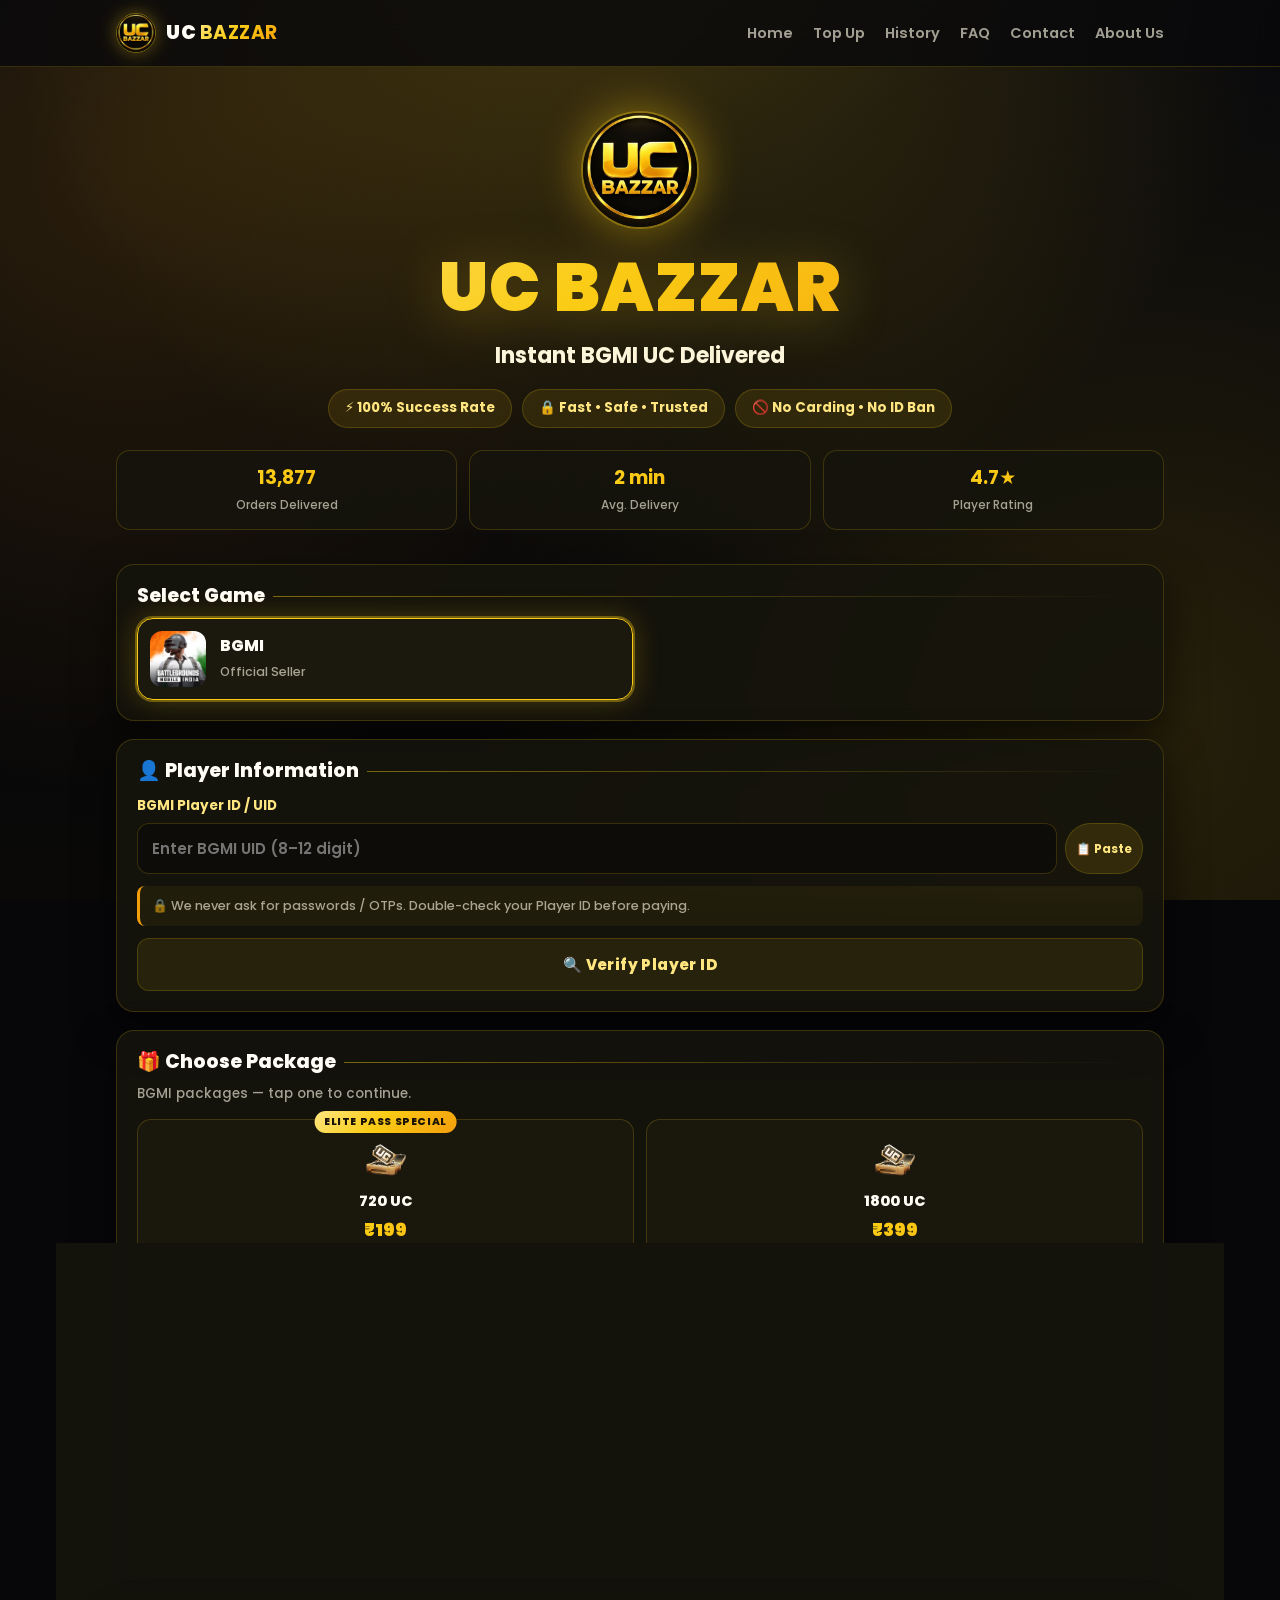
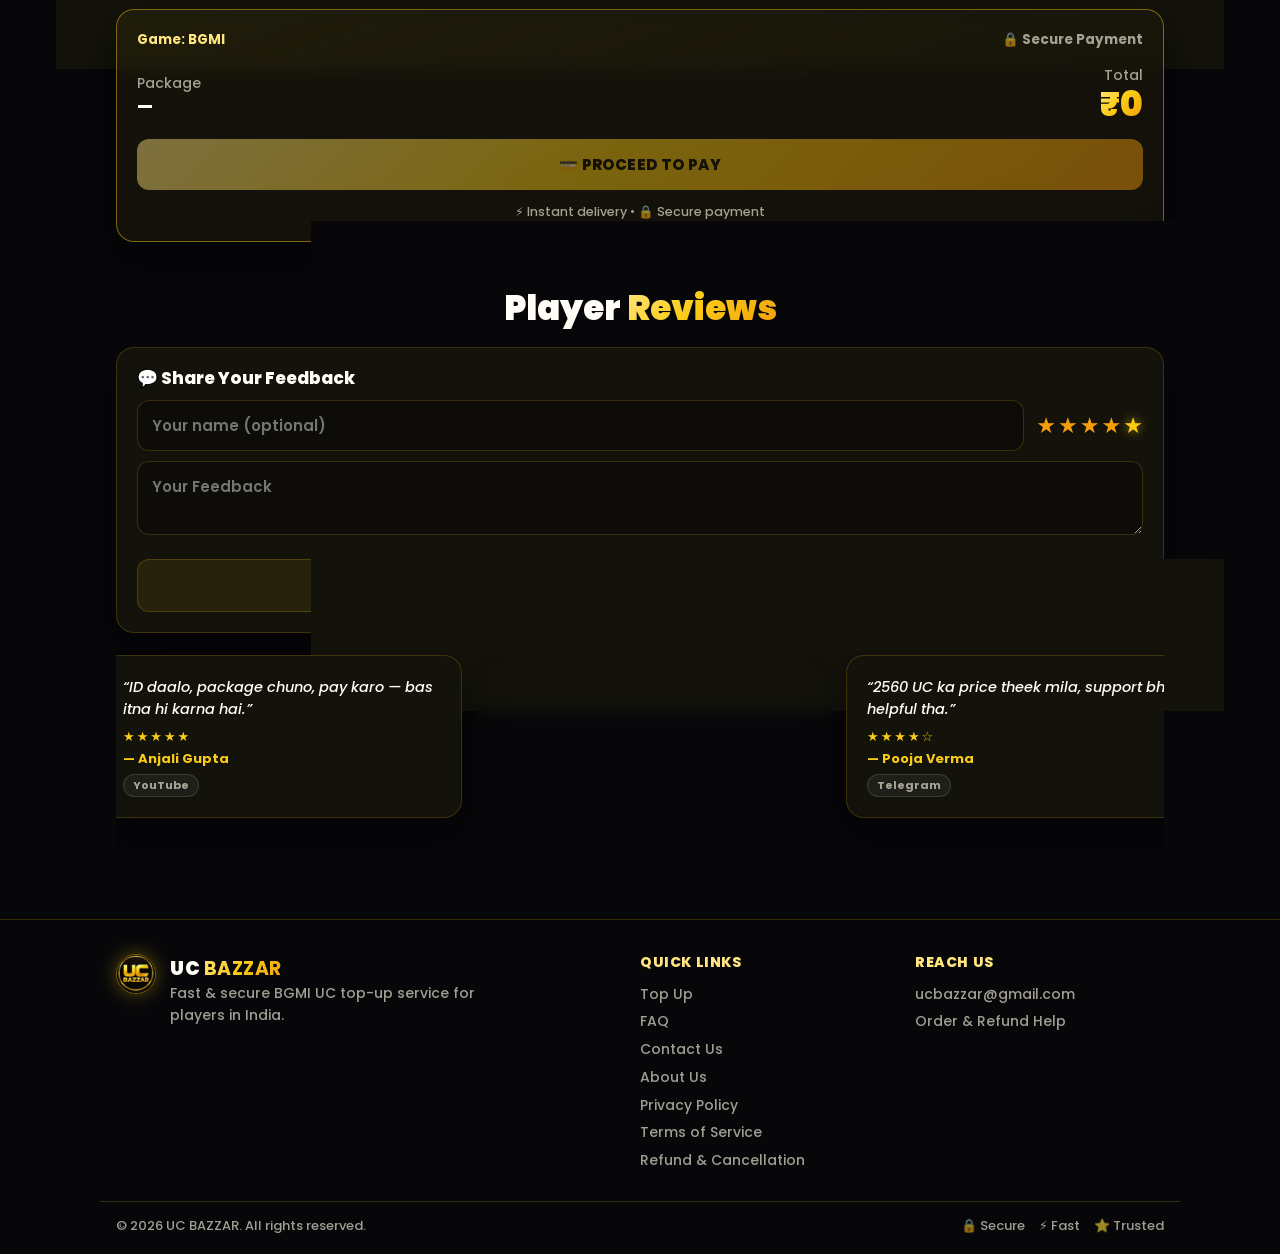
<file: index.html>
<!doctype html>
<html lang="en" class="scroll-smooth">
<head>
<meta charset="utf-8" />
<meta name="viewport" content="width=device-width, initial-scale=1" />
<title>UC BAZZAR — Instant BGMI UC Top-Up</title>
<meta name="description" content="Instant BGMI UC top-up. Pay with UPI, GPay, PhonePe or Paytm and get your UC delivered within minutes." />
<link rel="canonical" href="https://ucbazzar.in/" />
<meta name="theme-color" content="#07070a" />
<link rel="icon" href="/favicon.ico" sizes="any" />
<link rel="icon" type="image/png" sizes="48x48" href="Assests/favicon-48.png" />
<link rel="icon" type="image/png" sizes="96x96" href="Assests/favicon-96.png" />
<link rel="icon" type="image/png" sizes="192x192" href="Assests/favicon-192.png" />
<link rel="apple-touch-icon" href="Assests/apple-touch-icon.png" />
<meta property="og:type" content="website" />
<meta property="og:site_name" content="UC BAZZAR" />
<meta property="og:title" content="UC BAZZAR — Instant BGMI UC Top-Up" />
<meta property="og:description" content="Instant BGMI UC top-up. Pay with UPI, GPay, PhonePe or Paytm and get your UC delivered within minutes." />
<meta property="og:image" content="https://ucbazzar.in/Assests/og-image.png" />
<meta property="og:url" content="https://ucbazzar.in/" />
<meta name="twitter:card" content="summary_large_image" />
<meta name="twitter:title" content="UC BAZZAR — Instant BGMI UC Top-Up" />
<meta name="twitter:description" content="Instant BGMI UC top-up with any UPI app." />
<meta name="twitter:image" content="https://ucbazzar.in/Assests/og-image.png" />
<link rel="preconnect" href="https://fonts.googleapis.com" />
<link rel="preconnect" href="https://fonts.gstatic.com" crossorigin />
<link href="https://fonts.googleapis.com/css2?family=Poppins:wght@500;600;700;800;900&display=swap" rel="stylesheet" />
<link rel="stylesheet" href="styles.css" />
</head>
<body class="gradient-bg">

<div class="bg-glow" aria-hidden="true"></div>

<!-- ============ HEADER ============ -->
<header class="site-header">
  <div class="wrap header-inner">
    <a class="brand" href="index.html">
      <img class="brand-logo" src="Assests/uc_bazzar_logo.jpg" alt="UC BAZZAR logo" width="40" height="40" />
      <span class="brand-name">UC <b>BAZZAR</b></span>
    </a>

    <button class="nav-toggle" id="navToggle" aria-label="Open menu" aria-expanded="false">
      <span></span><span></span><span></span>
    </button>

    <nav class="site-nav" id="siteNav">
      <a href="index.html">Home</a>
      <a href="index.html#store">Top Up</a>
      <a href="history.html">History</a>
      <a href="faq.html">FAQ</a>
      <a href="contact.html">Contact</a>
      <a href="about.html">About Us</a>
    </nav>
  </div>
</header>

<main>
  <!-- ============ HERO ============ -->
  <section class="hero">
    <div class="wrap">
      <img class="hero-logo" src="Assests/uc_bazzar_logo.jpg" alt="UC BAZZAR" width="360" height="360" fetchpriority="high" decoding="async" />
      <h1 class="hero-title">UC BAZZAR</h1>
      <p class="hero-sub">Instant BGMI UC Delivered</p>

      <div class="badge-row">
        <span class="pill">⚡ 100% Success Rate</span>
        <span class="pill">🔒 Fast • Safe • Trusted</span>
        <span class="pill">🚫 No Carding • No ID Ban</span>
      </div>

      <div class="stats">
        <div class="stat"><b id="statOrders">0</b><span>Orders Delivered</span></div>
        <div class="stat"><b>2 min</b><span>Avg. Delivery</span></div>
        <div class="stat"><b>4.7★</b><span>Player Rating</span></div>
      </div>
    </div>
  </section>

  <!-- ============ STORE FLOW ============ -->
  <section class="wrap" id="store">

    <!-- Step 1 -->
    <div class="card">
      <h2 class="card-title">Select Game</h2>
      <div class="game-grid" id="gameGrid"></div>
    </div>

    <!-- Step 2 -->
    <div class="card">
      <h2 class="card-title">👤 Player Information</h2>

      <label class="field-label" id="playerIdLabel" for="playerId">Player ID / UID</label>
      <div class="id-field">
        <input class="input" id="playerId" type="text" inputmode="numeric" autocomplete="off"
               maxlength="12" placeholder="Enter or paste Player ID (e.g. 5123456789)" />
        <button class="mini-btn paste-btn" id="pasteBtn" type="button">📋 Paste</button>
      </div>

      <p class="note">🔒 We never ask for passwords / OTPs. Double-check your Player ID before paying.</p>
      <button class="btn btn-ghost" id="verifyBtn" type="button">🔍 Verify Player ID</button>
    </div>

    <!-- Step 3 -->
    <div class="card">
      <h2 class="card-title">🎁 Choose Package</h2>
      <p class="game-hint" id="gameHint">Select a game above to see its packages.</p>
      <div class="pack-grid" id="packGrid"></div>
    </div>

    <!-- Order summary -->
    <div class="card summary" id="summary">
      <div class="summary-head">
        <span class="summary-game" id="sumGame">Game: —</span>
        <span class="secure">🔒 Secure Payment</span>
      </div>
      <div class="summary-body">
        <div>
          <div class="muted">Package</div>
          <div class="sum-pack" id="sumPack">—</div>
          <div class="muted tiny" id="sumUid"></div>
        </div>
        <div class="sum-total-wrap">
          <div class="muted">Total</div>
          <div class="sum-total" id="sumTotal">₹0</div>
        </div>
      </div>
      <button class="btn btn-primary" id="payBtn" type="button" disabled>💳 PROCEED TO PAY</button>
      <p class="foot-note">⚡ Instant delivery • 🔒 Secure payment</p>
    </div>
  </section>

  <!-- ============ REVIEWS + FEEDBACK ============ -->
  <section class="wrap section" id="reviews">
    <h2 class="section-title">Player <span class="grad">Reviews</span></h2>

    <!-- feedback form first -->
    <div class="card feedback-card">
      <h3>💬 Share Your Feedback</h3>
      <div class="fb-row">
        <input class="input" id="fbName" type="text" maxlength="30" autocomplete="off" placeholder="Your name (optional)" />
        <div class="fb-stars" id="fbStars" role="radiogroup" aria-label="Your rating">
          <label data-v="1"><input type="radio" name="fbStars" value="1" /><span>★</span></label>
          <label data-v="2"><input type="radio" name="fbStars" value="2" /><span>★</span></label>
          <label data-v="3"><input type="radio" name="fbStars" value="3" /><span>★</span></label>
          <label data-v="4"><input type="radio" name="fbStars" value="4" /><span>★</span></label>
          <label data-v="5" class="sel"><input type="radio" name="fbStars" value="5" checked /><span>★</span></label>
        </div>
      </div>
      <textarea class="input" id="fbText" rows="2" maxlength="200" placeholder="Your Feedback"></textarea>
      <button class="btn btn-ghost" id="fbSubmit" type="button">Submit Feedback</button>
    </div>

    <!-- horizontally scrolling review columns -->
    <div class="reviews-scroller" id="reviewsScroller">
      <div class="reviews-track" id="reviewsGrid"></div>
    </div>
  </section>
</main>

<!-- ============ FOOTER ============ -->
<footer class="site-footer">
  <div class="wrap footer-inner">
    <div class="footer-brand">
      <img class="brand-logo" src="Assests/uc_bazzar_logo.jpg" alt="UC BAZZAR" width="40" height="40" />
      <div>
        <div class="brand-name">UC <b>BAZZAR</b></div>
        <p class="muted">Fast &amp; secure BGMI UC top-up service for players in India.</p>
      </div>
    </div>

    <div class="footer-col">
      <h4>Quick Links</h4>
      <a href="index.html#store">Top Up</a>
      <a href="faq.html">FAQ</a>
      <a href="contact.html">Contact Us</a>
      <a href="about.html">About Us</a>
      <a href="privacy.html">Privacy Policy</a>
      <a href="terms.html">Terms of Service</a>
      <a href="refund.html">Refund &amp; Cancellation</a>
    </div>

    <div class="footer-col">
      <h4>Reach Us</h4>
      <a data-email data-email-text href="#">…</a>
      <a href="contact.html">Order &amp; Refund Help</a>
    </div>
  </div>
  <div class="wrap footer-bottom">
    <span>© <span data-year>2026</span> UC BAZZAR. All rights reserved.</span>
    <span class="tag-row"><em>🔒 Secure</em><em>⚡ Fast</em><em>⭐ Trusted</em></span>
  </div>
</footer>

<!-- ============ PAYMENT MODAL ============ -->
<div class="modal" id="payModal" aria-hidden="true">
  <div class="modal-backdrop" data-close></div>
  <div class="modal-card" role="dialog" aria-modal="true" aria-labelledby="payTitle">
    <button class="modal-close" data-close aria-label="Close">✕</button>
    <h3 id="payTitle" class="modal-title">Complete Your Payment</h3>

    <div class="modal-summary">
      <span id="payGame">—</span>
      <span id="payPack" class="grad">—</span>
      <span id="payAmount">₹0</span>
    </div>

    <div class="qr-box">
      <img id="qrImg" alt="UPI QR code for this order" width="480" height="480" />
      <div id="qrFallback" class="qr-fallback hidden">
        <p>QR could not load. Copy the UPI ID below and pay from your UPI app:</p>
        <code id="qrFallbackText"></code>
      </div>
    </div>

    <p class="upi-line">
      UPI ID: <b id="upiIdText">—</b>
      <button class="mini-btn" id="copyUpi" type="button">Copy</button>
    </p>

    <p class="muted center">The amount is already filled in this QR — pay exactly <b id="qrAmountNote">₹0</b>.</p>

    <div class="app-row">
      <a class="app-btn" id="payGpay" href="#"><img src="Assests/Google-pay.webp" alt="" width="30" height="30" /><span>GPay</span></a>
      <a class="app-btn" id="payPhonepe" href="#"><img src="Assests/phonepe.webp" alt="" width="30" height="30" /><span>PhonePe</span></a>
      <a class="app-btn" id="payPaytm" href="#"><img src="Assests/paytm.webp" alt="" width="30" height="30" /><span>Paytm</span></a>
      <a class="app-btn" id="payUpi" href="#"><img src="Assests/upi.webp" alt="" width="30" height="30" /><span>BHIM UPI</span></a>
    </div>
    <p class="muted center tiny">On mobile these buttons open the app with the amount pre-filled. On desktop, scan the QR above.</p>

    <p class="muted center tiny">No screenshot or message needed — your order is tracked automatically.</p>

    <button class="btn btn-primary" id="sendOrderBtn" type="button">✅ I Have Paid</button>
    <p class="muted center tiny">Orders are delivered within 2–10 minutes of payment confirmation.</p>
  </div>
</div>

<!-- ============ PLAYER ID VERIFY POPUP ============ -->
<div class="modal" id="verifyModal" aria-hidden="true">
  <div class="modal-backdrop" data-vclose></div>
  <div class="modal-card verify-card" role="dialog" aria-modal="true" aria-labelledby="verifyTitle">
    <button class="modal-close" data-vclose aria-label="Close">✕</button>
    <div class="verify-ico" id="verifyIco">✅</div>
    <h3 class="verify-title" id="verifyTitle">Player ID Verified</h3>
    <p class="verify-msg" id="verifyMsg"></p>
    <button class="btn btn-primary" id="verifyOk" type="button">OK</button>
  </div>
</div>

<div class="toast-wrap" id="toastWrap" aria-live="polite"></div>

<script src="config.js"></script>
<script src="payment-history.js"></script>
<script src="script.js"></script>
</body>
</html>
</file>
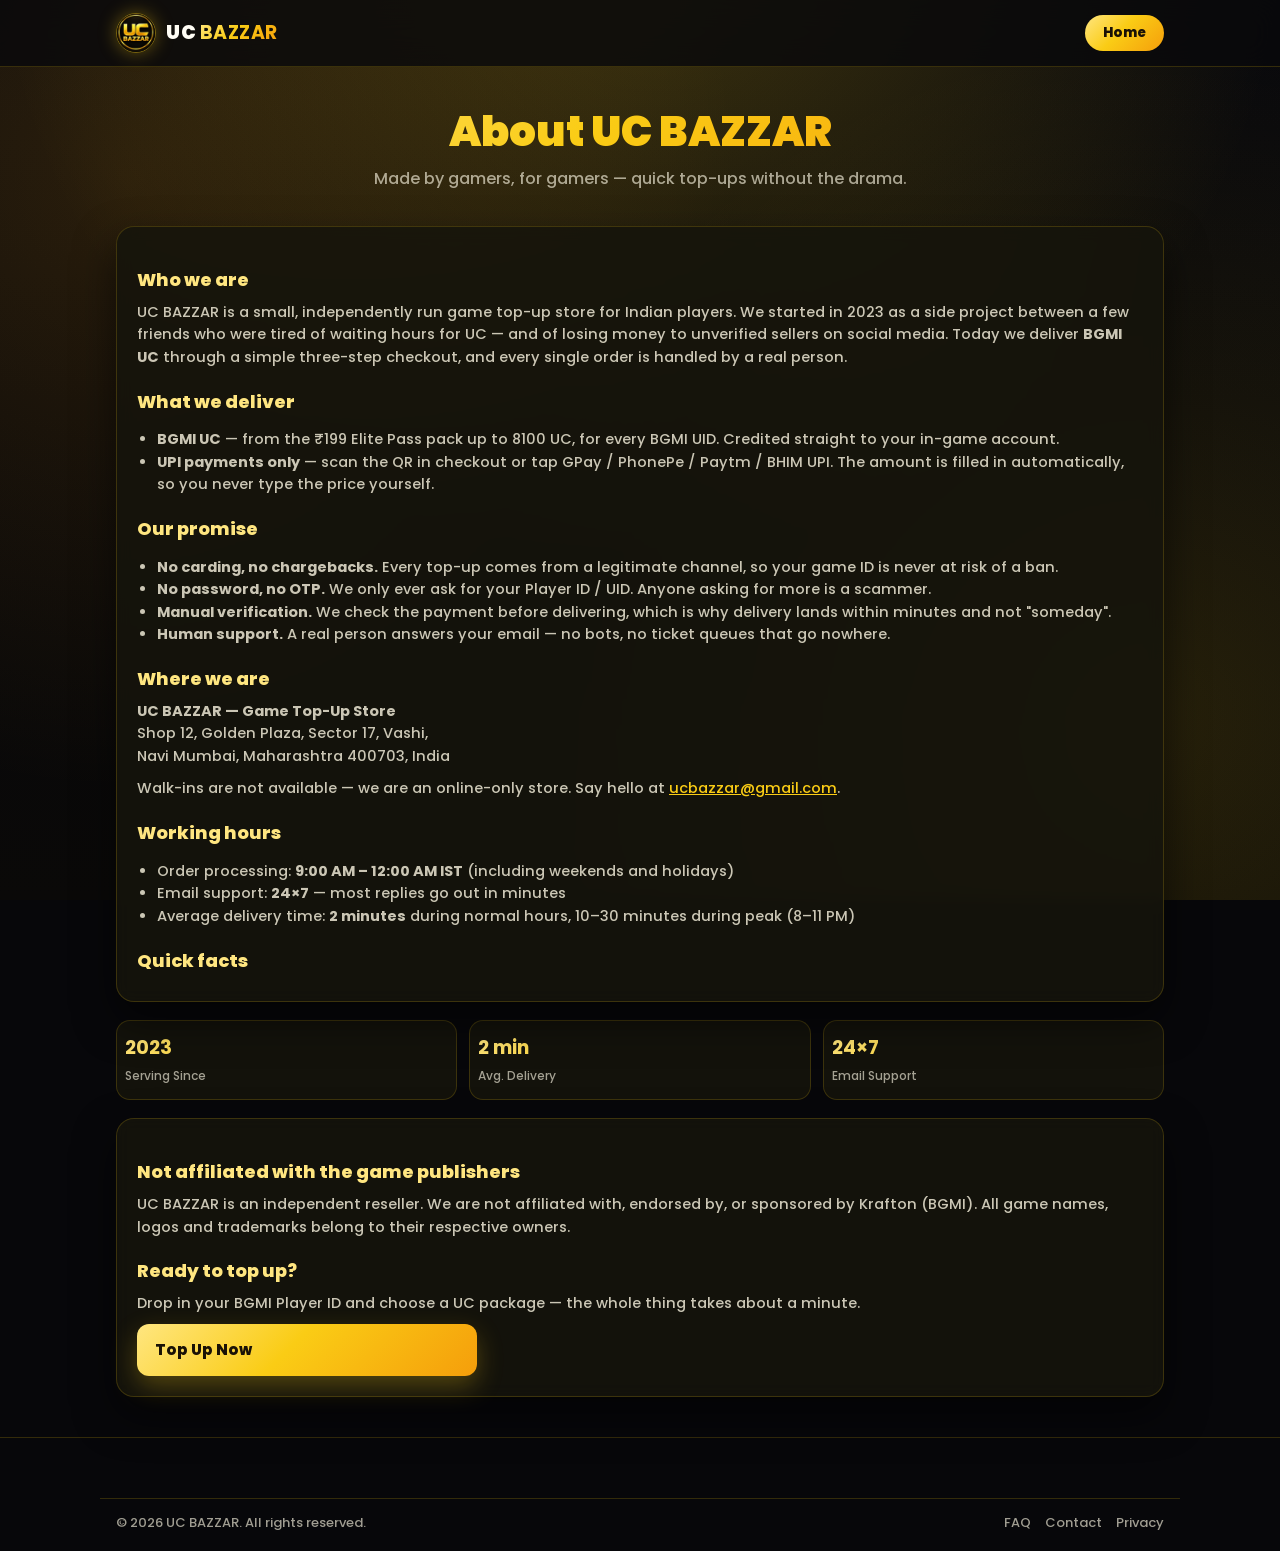
<file: about.html>
<!doctype html>
<html lang="en">
<head>
<meta charset="utf-8" />
<meta name="viewport" content="width=device-width, initial-scale=1" />
<title>About Us — UC BAZZAR</title>
<meta name="description" content="About UC BAZZAR — an instant BGMI UC top-up store for Indian players, with real human support." />
<link rel="canonical" href="https://ucbazzar.in/about.html" />
<link rel="icon" href="/favicon.ico" sizes="any" />
<link rel="icon" type="image/png" sizes="48x48" href="Assests/favicon-48.png" />
<link rel="icon" type="image/png" sizes="96x96" href="Assests/favicon-96.png" />
<link rel="icon" type="image/png" sizes="192x192" href="Assests/favicon-192.png" />
<link rel="apple-touch-icon" href="Assests/apple-touch-icon.png" />
<meta property="og:image" content="https://ucbazzar.in/Assests/og-image.png" />
<meta name="twitter:card" content="summary_large_image" />
<link href="https://fonts.googleapis.com/css2?family=Poppins:wght@500;600;700;800;900&display=swap" rel="stylesheet" />
<link rel="stylesheet" href="styles.css" />
</head>
<body class="gradient-bg">
<div class="bg-glow" aria-hidden="true"></div>
<header class="site-header">
  <div class="wrap header-inner">
    <a class="brand" href="index.html"><img class="brand-logo" src="Assests/uc_bazzar_logo.jpg" alt="UC BAZZAR" /><span class="brand-name">UC <b>BAZZAR</b></span></a>
    <a class="home-btn" href="index.html">Home</a>
  </div>
</header>

<main class="wrap">
  <div class="page-head"><h1>About UC BAZZAR</h1><p>Made by gamers, for gamers — quick top-ups without the drama.</p></div>

  <div class="card prose">
    <h2>Who we are</h2>
    <p>UC BAZZAR is a small, independently run game top-up store for Indian players. We started in 2023 as a
    side project between a few friends who were tired of waiting hours for UC — and of losing money to
    unverified sellers on social media. Today we deliver <b>BGMI UC</b>
    through a simple three-step checkout, and every single order is handled by a real person.</p>

    <h2>What we deliver</h2>
    <ul>
      <li><b>BGMI UC</b> — from the ₹199 Elite Pass pack up to 8100 UC, for every BGMI UID. Credited straight to your in-game account.</li>
      <li><b>UPI payments only</b> — scan the QR in checkout or tap GPay / PhonePe / Paytm / BHIM UPI.
          The amount is filled in automatically, so you never type the price yourself.</li>
    </ul>

    <h2>Our promise</h2>
    <ul>
      <li><b>No carding, no chargebacks.</b> Every top-up comes from a legitimate channel, so your game ID is never at risk of a ban.</li>
      <li><b>No password, no OTP.</b> We only ever ask for your Player ID / UID. Anyone asking for more is a scammer.</li>
      <li><b>Manual verification.</b> We check the payment before delivering, which is why delivery lands within minutes and not "someday".</li>
      <li><b>Human support.</b> A real person answers your email — no bots, no ticket queues that go nowhere.</li>
    </ul>

    <h2>Where we are</h2>
    <p><b>UC BAZZAR — Game Top-Up Store</b><br />
    Shop 12, Golden Plaza, Sector 17, Vashi,<br />
    Navi Mumbai, Maharashtra 400703, India</p>
    <p class="muted">Walk-ins are not available — we are an online-only store. Say hello at
    <a data-email data-email-text href="#">…</a>.</p>

    <h2>Working hours</h2>
    <ul>
      <li>Order processing: <b>9:00 AM – 12:00 AM IST</b> (including weekends and holidays)</li>
      <li>Email support: <b>24×7</b> — most replies go out in minutes</li>
      <li>Average delivery time: <b>2 minutes</b> during normal hours, 10–30 minutes during peak (8–11 PM)</li>
    </ul>

    <h2>Quick facts</h2>
  </div>

  <div class="stats" style="margin-bottom:18px">
    <div class="stat"><b>2023</b><span>Serving Since</span></div>
    <div class="stat"><b>2 min</b><span>Avg. Delivery</span></div>
    <div class="stat"><b>24×7</b><span>Email Support</span></div>
  </div>

  <div class="card prose">
    <h2>Not affiliated with the game publishers</h2>
    <p>UC BAZZAR is an independent reseller. We are not affiliated with, endorsed by, or sponsored by
    Krafton (BGMI). All game names, logos and trademarks belong to their respective owners.</p>

    <h2>Ready to top up?</h2>
    <p>Drop in your BGMI Player ID and choose a UC package — the whole thing takes about a minute.</p>
    <a class="btn btn-primary" href="index.html#store" style="max-width:340px">Top Up Now</a>
  </div>
</main>

<footer class="site-footer">
  <div class="wrap footer-bottom">
    <span>© <span data-year>2026</span> UC BAZZAR. All rights reserved.</span>
    <span class="tag-row"><a href="faq.html">FAQ</a><a href="contact.html">Contact</a><a href="privacy.html">Privacy</a></span>
  </div>
</footer>
<script src="config.js"></script>
</body>
</html>
</file>
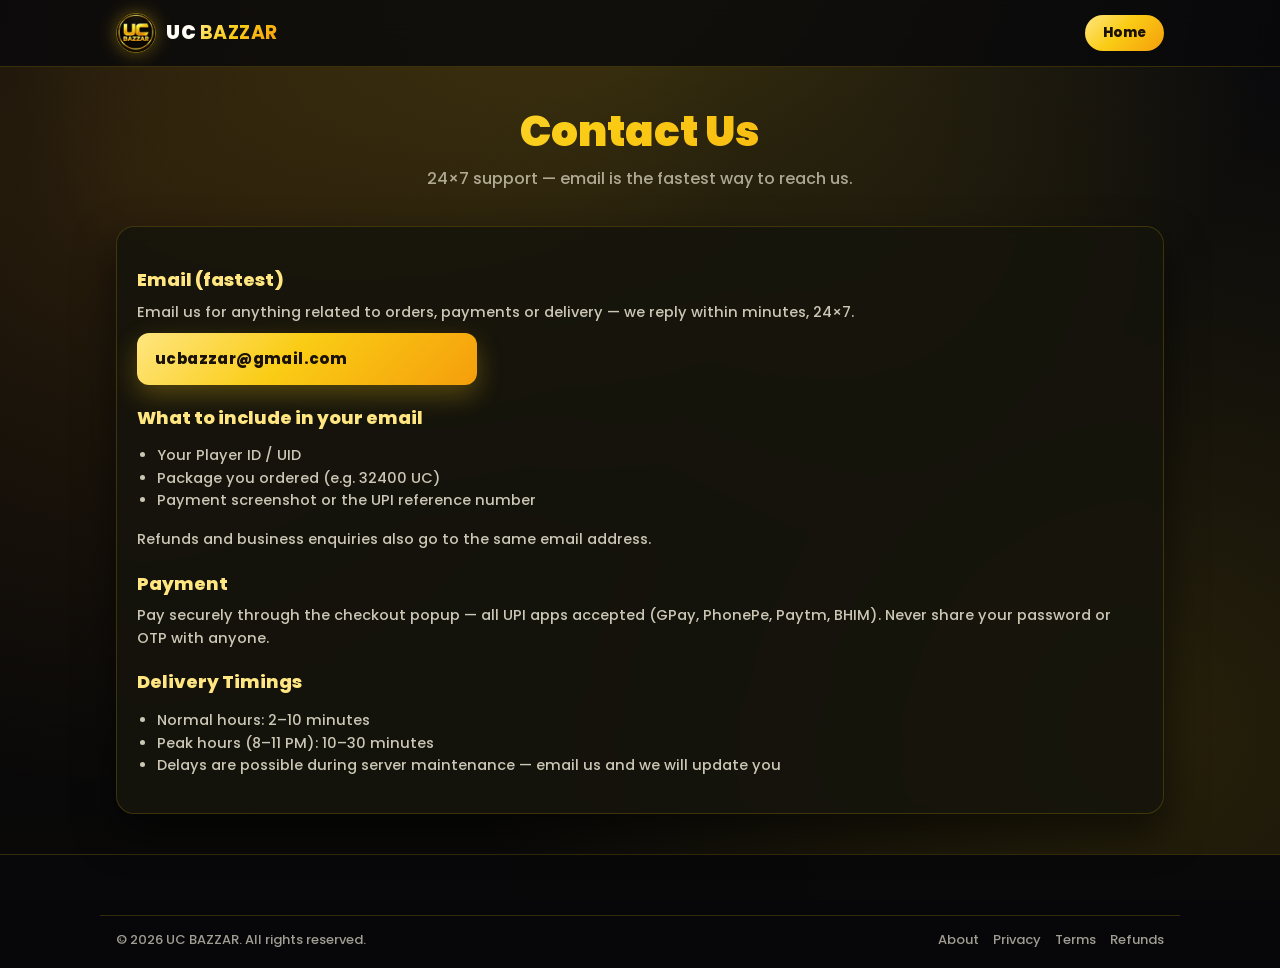
<file: contact.html>
<!doctype html>
<html lang="en">
<head>
<meta charset="utf-8" />
<meta name="viewport" content="width=device-width, initial-scale=1" />
<title>Contact Us — UC BAZZAR</title>
<meta name="description" content="Contact UC BAZZAR for order help, payment issues or refunds. Email support is open 24x7." />
<link rel="canonical" href="https://ucbazzar.in/contact.html" />
<link rel="icon" href="/favicon.ico" sizes="any" />
<link rel="icon" type="image/png" sizes="48x48" href="Assests/favicon-48.png" />
<link rel="icon" type="image/png" sizes="96x96" href="Assests/favicon-96.png" />
<link rel="icon" type="image/png" sizes="192x192" href="Assests/favicon-192.png" />
<link rel="apple-touch-icon" href="Assests/apple-touch-icon.png" />
<meta property="og:image" content="https://ucbazzar.in/Assests/og-image.png" />
<meta name="twitter:card" content="summary_large_image" />
<link href="https://fonts.googleapis.com/css2?family=Poppins:wght@500;600;700;800;900&display=swap" rel="stylesheet" />
<link rel="stylesheet" href="styles.css" />
</head>
<body class="gradient-bg">
<div class="bg-glow" aria-hidden="true"></div>
<header class="site-header">
  <div class="wrap header-inner">
    <a class="brand" href="index.html"><img class="brand-logo" src="Assests/uc_bazzar_logo.jpg" alt="UC BAZZAR" /><span class="brand-name">UC <b>BAZZAR</b></span></a>
    <a class="home-btn" href="index.html">Home</a>
  </div>
</header>

<main class="wrap">
  <div class="page-head"><h1>Contact Us</h1><p>24×7 support — email is the fastest way to reach us.</p></div>

  <div class="card prose">
    <h2>Email (fastest)</h2>
    <p>Email us for anything related to orders, payments or delivery — we reply within minutes, 24×7.</p>
    <a class="btn btn-primary" data-email data-email-text href="#" style="max-width:340px">…</a>

    <h2>What to include in your email</h2>
    <ul>
      <li>Your Player ID / UID</li>
      <li>Package you ordered (e.g. 32400 UC)</li>
      <li>Payment screenshot or the UPI reference number</li>
    </ul>
    <p class="muted">Refunds and business enquiries also go to the same email address.</p>

    <h2>Payment</h2>
    <p>Pay securely through the checkout popup — all UPI apps accepted (GPay, PhonePe, Paytm, BHIM). Never share your password or OTP with anyone.</p>

    <h2>Delivery Timings</h2>
    <ul>
      <li>Normal hours: 2–10 minutes</li>
      <li>Peak hours (8–11 PM): 10–30 minutes</li>
      <li>Delays are possible during server maintenance — email us and we will update you</li>
    </ul>
  </div>
</main>

<footer class="site-footer">
  <div class="wrap footer-bottom">
    <span>© <span data-year>2026</span> UC BAZZAR. All rights reserved.</span>
    <span class="tag-row"><a href="about.html">About</a><a href="privacy.html">Privacy</a><a href="terms.html">Terms</a><a href="refund.html">Refunds</a></span>
  </div>
</footer>
<script src="config.js"></script>
</body>
</html>
</file>
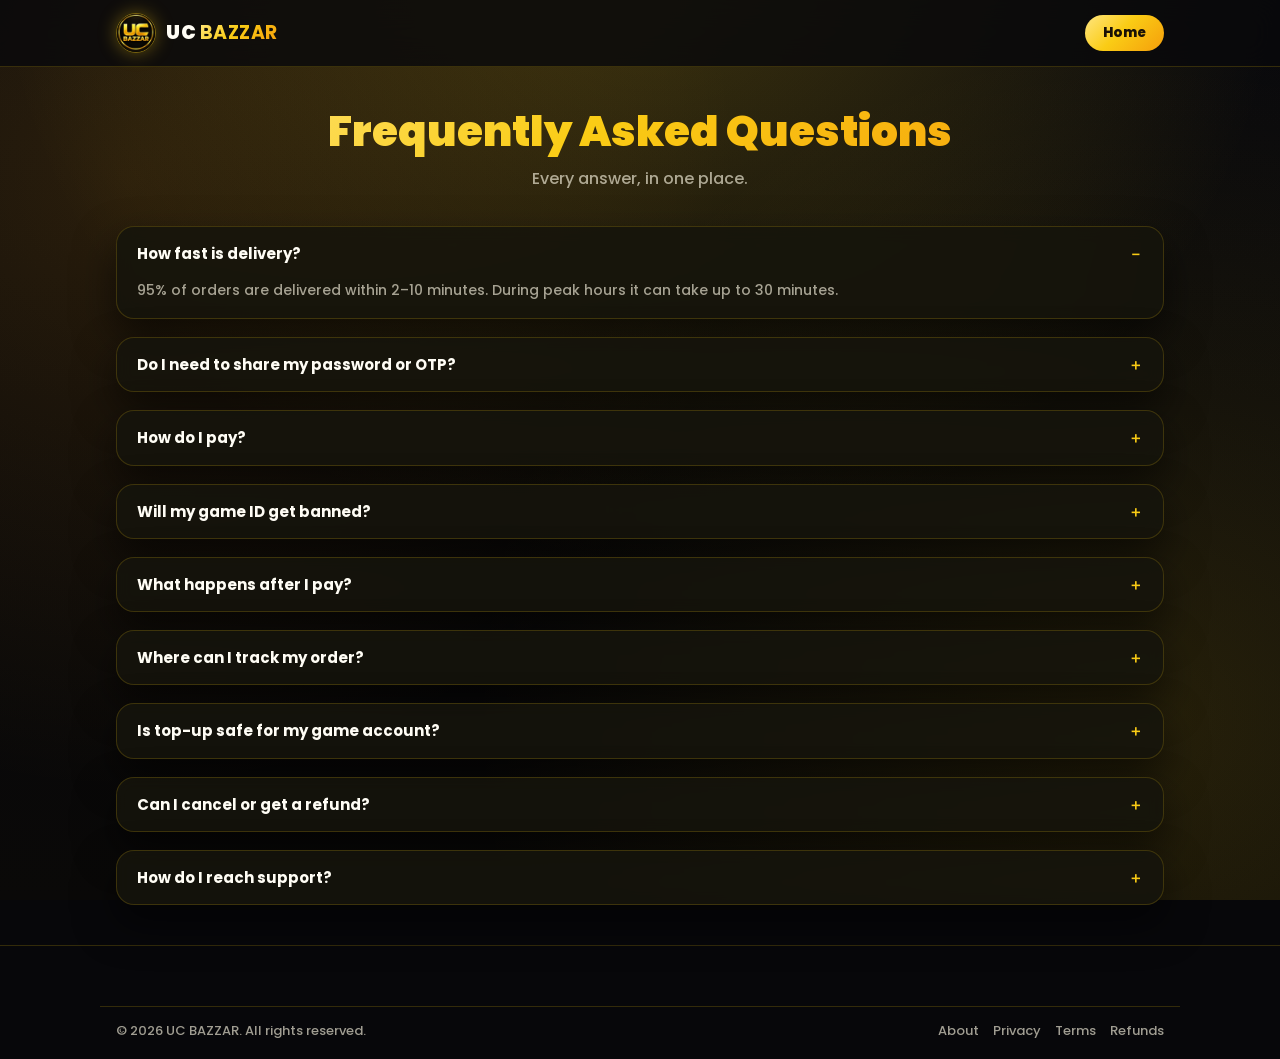
<file: faq.html>
<!doctype html>
<html lang="en">
<head>
<meta charset="utf-8" />
<meta name="viewport" content="width=device-width, initial-scale=1" />
<title>FAQ — UC BAZZAR</title>
<meta name="description" content="Common questions about UC BAZZAR top-ups — delivery time, payment methods, order status and refunds." />
<link rel="canonical" href="https://ucbazzar.in/faq.html" />
<link rel="icon" href="/favicon.ico" sizes="any" />
<link rel="icon" type="image/png" sizes="48x48" href="Assests/favicon-48.png" />
<link rel="icon" type="image/png" sizes="96x96" href="Assests/favicon-96.png" />
<link rel="icon" type="image/png" sizes="192x192" href="Assests/favicon-192.png" />
<link rel="apple-touch-icon" href="Assests/apple-touch-icon.png" />
<meta property="og:image" content="https://ucbazzar.in/Assests/og-image.png" />
<meta name="twitter:card" content="summary_large_image" />
<link href="https://fonts.googleapis.com/css2?family=Poppins:wght@500;600;700;800;900&display=swap" rel="stylesheet" />
<link rel="stylesheet" href="styles.css" />
</head>
<body class="gradient-bg">
<div class="bg-glow" aria-hidden="true"></div>
<header class="site-header">
  <div class="wrap header-inner">
    <a class="brand" href="index.html"><img class="brand-logo" src="Assests/uc_bazzar_logo.jpg" alt="UC BAZZAR" /><span class="brand-name">UC <b>BAZZAR</b></span></a>
    <a class="home-btn" href="index.html">Home</a>
  </div>
</header>

<main class="wrap">
  <div class="page-head"><h1>Frequently Asked Questions</h1><p>Every answer, in one place.</p></div>

  <div class="faq">
    <details class="card faq-item" open><summary>How fast is delivery?</summary><p>95% of orders are delivered within 2–10 minutes. During peak hours it can take up to 30 minutes.</p></details>
    <details class="card faq-item"><summary>Do I need to share my password or OTP?</summary><p>Never. We only need your Player ID / UID. Anyone asking for a password or OTP is a scammer — report them.</p></details>
    <details class="card faq-item"><summary>How do I pay?</summary><p>Scan the UPI QR at checkout, or tap the GPay / PhonePe / Paytm / BHIM UPI button — the amount is filled in automatically.</p></details>
    <details class="card faq-item"><summary>Will my game ID get banned?</summary><p>No. We only use 100% clean, legitimate top-up sources — no carding, no chargebacks — so your game ID is never at risk of a ban.</p></details>
    <details class="card faq-item"><summary>What happens after I pay?</summary><p>Tap “✅ I Have Paid”. Your order is submitted and immediately appears on the <a href="history.html">Payment History</a> page with the status <b>⏳ Payment Verifying</b>. No email or screenshot is needed. Once we confirm your payment the same order is marked <b>✅ Delivered</b>.</p></details>
    <details class="card faq-item"><summary>Where can I track my order?</summary><p>Open the <a href="history.html">History</a> page — every order placed from this device is listed with its status (Verifying / Delivered / Failed). You can also reset the list from that page at any time.</p></details>
    <details class="card faq-item"><summary>Is top-up safe for my game account?</summary><p>Yes. Every order is placed through an official seller channel, so there is no ban risk for your account.</p></details>
    <details class="card faq-item"><summary>Can I cancel or get a refund?</summary><p>If an order is not delivered you get a full refund. See the <a href="refund.html">Refund Policy</a> for details.</p></details>
    <details class="card faq-item"><summary>How do I reach support?</summary><p>Email us 24×7 — see the <a href="contact.html">Contact page</a>.</p></details>
  </div>
</main>

<footer class="site-footer">
  <div class="wrap footer-bottom">
    <span>© <span data-year>2026</span> UC BAZZAR. All rights reserved.</span>
    <span class="tag-row"><a href="about.html">About</a><a href="privacy.html">Privacy</a><a href="terms.html">Terms</a><a href="refund.html">Refunds</a></span>
  </div>
</footer>
<script src="config.js"></script>
</body>
</html>
</file>
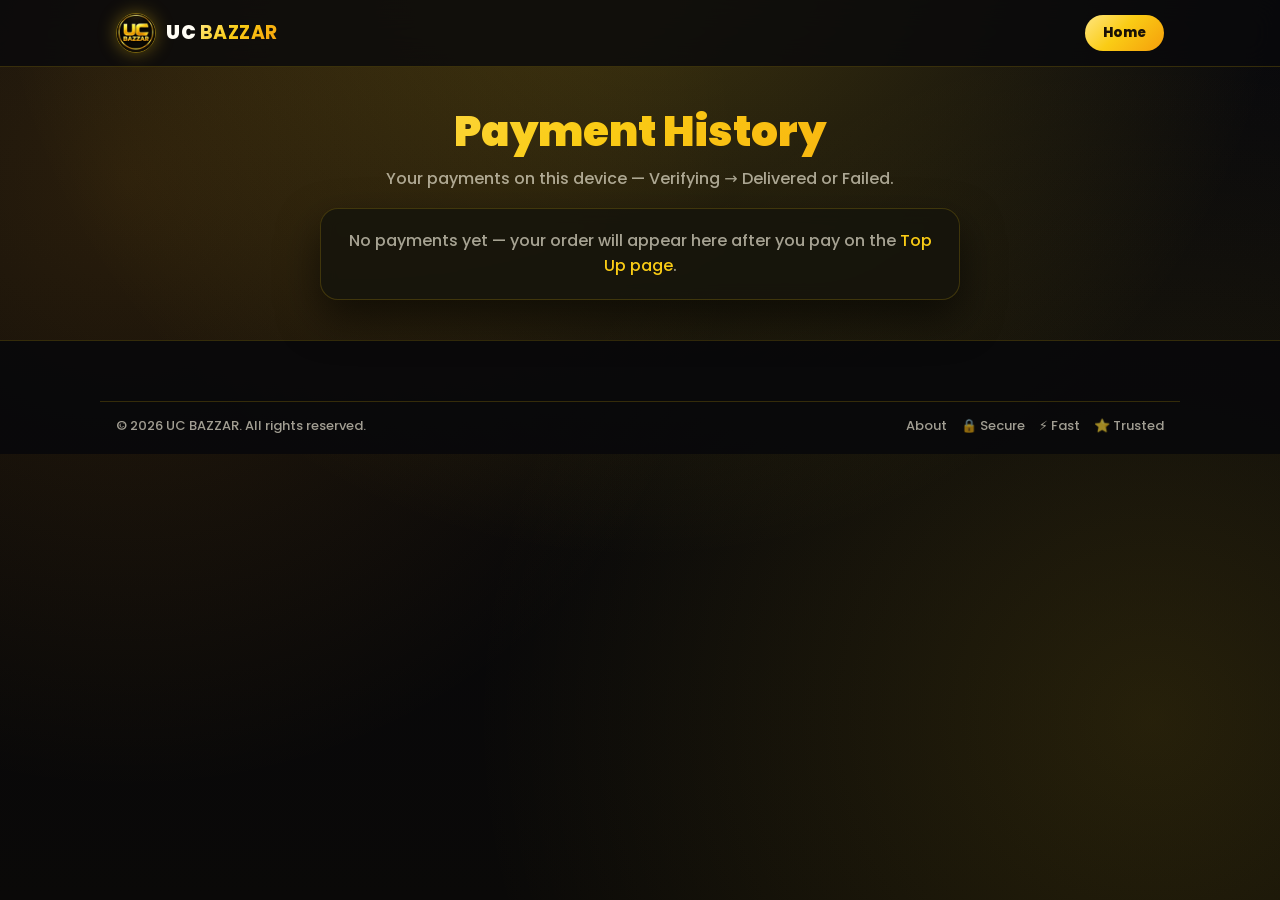
<file: history.html>
<!doctype html>
<html lang="en" class="scroll-smooth">
<head>
<meta charset="utf-8" />
<meta name="viewport" content="width=device-width, initial-scale=1" />
<title>Payment History — UC BAZZAR</title>
<link rel="canonical" href="https://ucbazzar.in/history.html" />
<meta name="description" content="Track your UC BAZZAR payments — Verifying, Delivered or Failed — all in one place." />
<meta name="theme-color" content="#07070a" />
<link rel="icon" href="/favicon.ico" sizes="any" />
<link rel="icon" type="image/png" sizes="48x48" href="Assests/favicon-48.png" />
<link rel="icon" type="image/png" sizes="96x96" href="Assests/favicon-96.png" />
<link rel="icon" type="image/png" sizes="192x192" href="Assests/favicon-192.png" />
<link rel="apple-touch-icon" href="Assests/apple-touch-icon.png" />
<meta property="og:image" content="https://ucbazzar.in/Assests/og-image.png" />
<meta name="twitter:card" content="summary_large_image" />
<link rel="preconnect" href="https://fonts.googleapis.com" />
<link rel="preconnect" href="https://fonts.gstatic.com" crossorigin />
<link href="https://fonts.googleapis.com/css2?family=Poppins:wght@500;600;700;800;900&display=swap" rel="stylesheet" />
<link rel="stylesheet" href="styles.css" />
<!-- Reserve the order-list height before the first paint: the list is rendered
     by script at the end of the body, and without this the page (footer too)
     jumps down when the saved orders appear. Key must match payment-history.js. -->
<script>
  try {
    var savedPayments = JSON.parse(localStorage.getItem('ucbazzar_payments_v1') || '[]');
    var savedCount = Array.isArray(savedPayments) ? savedPayments.length : 0;
    if (savedCount > 0) {
      var reserveStyle = document.createElement('style');
      reserveStyle.textContent = '#historyList{min-height:' + (savedCount * 222) + 'px}';
      document.head.appendChild(reserveStyle);
    }
  } catch (e) { /* localStorage blocked — nothing to reserve */ }
</script>
</head>
<body class="gradient-bg">

<div class="bg-glow" aria-hidden="true"></div>

<header class="site-header">
  <div class="wrap header-inner">
    <a class="brand" href="index.html">
      <img class="brand-logo" src="Assests/uc_bazzar_logo.jpg" alt="UC BAZZAR logo" />
      <span class="brand-name">UC <b>BAZZAR</b></span>
    </a>
    <a class="home-btn" href="index.html">Home</a>
  </div>
</header>

<main class="wrap">
  <div class="page-head">
    <h1>Payment History</h1>
    <p>Your payments on this device — Verifying → Delivered or Failed.</p>
  </div>

  <!-- shown right after the customer taps "I Have Paid" -->
  <div id="paidBanner" class="paid-banner hidden">
    <span class="pb-ico">⏳</span>
    <div>
      <b>Payment Verifying</b>
      <span id="paidBannerSub">Order <b id="paidBannerId"></b> has been submitted — verification usually takes a few minutes. Track its status below.</span>
    </div>
  </div>

  <div id="historyList" class="history-list" style="margin-bottom:40px"></div>

  <!-- stats strip -->
  <div id="histStats" class="hist-stats hidden">
    <div class="hs"><b id="hsTotal">0</b><span>Total Payments</span></div>
    <div class="hs hs-verifying"><b id="hsVerifying">0</b><span>Verifying</span></div>
    <div class="hs hs-delivered"><b id="hsDelivered">0</b><span>Delivered</span></div>
    <div class="hs hs-failed"><b id="hsFailed">0</b><span>Failed</span></div>
  </div>

  <!-- reset option -->
  <div id="histActions" class="hist-actions hidden">
    <button class="btn btn-reset" id="resetHistory" type="button">Reset History</button>
  </div>
</main>

<footer class="site-footer">
  <div class="wrap footer-bottom">
    <span>© <span data-year>2026</span> UC BAZZAR. All rights reserved.</span>
    <span class="tag-row"><a href="about.html">About</a><em>🔒 Secure</em><em>⚡ Fast</em><em>⭐ Trusted</em></span>
  </div>
</footer>

<div class="toast-wrap" id="toastWrap" aria-live="polite"></div>

<script src="config.js"></script>
<script src="payment-history.js"></script>
<script>
  const STATUS_META = {
    Verifying: { cls: 'st-verifying', ico: '⏳', text: 'Payment Verifying' },
    Delivered: { cls: 'st-delivered', ico: '✅', text: 'Delivered' },
    Failed:    { cls: 'st-failed',    ico: '❌', text: 'Payment Failed' },
  };
  const money = (n) => '₹' + Number(n).toLocaleString('en-IN');

  function renderHistory() {
    const list = window.PaymentHistory.all();
    const wrap = document.querySelector('#historyList');

    // stats strip + reset option
    const stats = document.querySelector('#histStats');
    const actions = document.querySelector('#histActions');
    actions.classList.toggle('hidden', !list.length);
    if (list.length) {
      stats.classList.remove('hidden');
      document.querySelector('#hsTotal').textContent = list.length;
      document.querySelector('#hsVerifying').textContent = list.filter(p => window.PaymentHistory.statusFor(p) === 'Verifying').length;
      document.querySelector('#hsDelivered').textContent = list.filter(p => window.PaymentHistory.statusFor(p) === 'Delivered').length;
      document.querySelector('#hsFailed').textContent = list.filter(p => window.PaymentHistory.statusFor(p) === 'Failed').length;
    } else {
      stats.classList.add('hidden');
    }

    if (!list.length) {
      wrap.innerHTML = '<div class="card history-empty">No payments yet — your order will appear here after you pay on the <a href="index.html#store" style="color:var(--gold-2)">Top Up page</a>.</div>';
      return;
    }
    wrap.innerHTML = '';
    list.forEach((p) => {
      const status = window.PaymentHistory.statusFor(p);
      const meta = STATUS_META[status];
      const when = new Date(p.paidAt).toLocaleString('en-IN', { day: 'numeric', month: 'short', hour: 'numeric', minute: '2-digit' });

      const card = document.createElement('div');
      card.className = 'card history-item ' + meta.cls;
      card.innerHTML = `
        <div class="h-row">
          <div class="h-main">
            <div class="h-pack">${p.pack} <span class="muted">· ${p.game}</span></div>
            <div class="muted tiny">Player ID ${p.playerId} · ${p.id}</div>
            <div class="muted tiny">${when}</div>
          </div>
          <div class="h-side">
            <div class="h-amount">${money(p.amount)}</div>
            <span class="h-status"><span class="h-ico">${meta.ico}</span>${meta.text}</span>
          </div>
        </div>
        ${status === 'Verifying'
          ? '<p class="muted tiny">We are checking your payment — UC will be delivered shortly.</p>'
          : status === 'Failed'
            ? `<p class="h-help">Payment could not be verified. If money was deducted, email us your payment screenshot — <a class="mail-link" href="mailto:${window.STORE.email}">${window.STORE.email}</a></p>`
            : `<p class="muted tiny">Order delivered to ID ${p.playerId}. Thank you for playing!</p>`}`;
      wrap.appendChild(card);
    });

    // status badges refresh occasionally (Verifying → Failed after 10 min) — no countdown shown
    clearInterval(window.__histTimer);
    window.__histTimer = setInterval(() => {
      const stillVerifying = [...document.querySelectorAll('.history-item.st-verifying')]
        .some(card => window.PaymentHistory.statusFor(list.find(p => card.innerText.includes(p.id))) !== 'Verifying');
      if (stillVerifying) renderHistory();
    }, 5000);
  }

  // success banner if redirected after payment
  try {
    const params = new URLSearchParams(location.search);
    const paidId = params.get('paid');
    if (paidId) {
      const banner = document.querySelector('#paidBanner');
      document.querySelector('#paidBannerId').textContent = paidId;
      banner.classList.remove('hidden');
      setTimeout(() => banner.classList.add('fade-out'), 3500);
      setTimeout(() => banner.classList.add('hidden'), 4200);
      // clean the URL so refresh doesn't re-show it
      history.replaceState(null, '', location.pathname);
    }
  } catch {}

  // reset: clears this device's payment history
  document.querySelector('#resetHistory').addEventListener('click', () => {
    if (!window.PaymentHistory.all().length) return;
    if (!confirm('Reset payment history? All payment records saved on this device will be deleted. This cannot be undone.')) return;
    window.PaymentHistory.clear();
  });

  renderHistory();
  document.addEventListener('paymenthistory:change', renderHistory);
  document.querySelector('[data-year]').textContent = new Date().getFullYear();
</script>
</body>
</html>
</file>
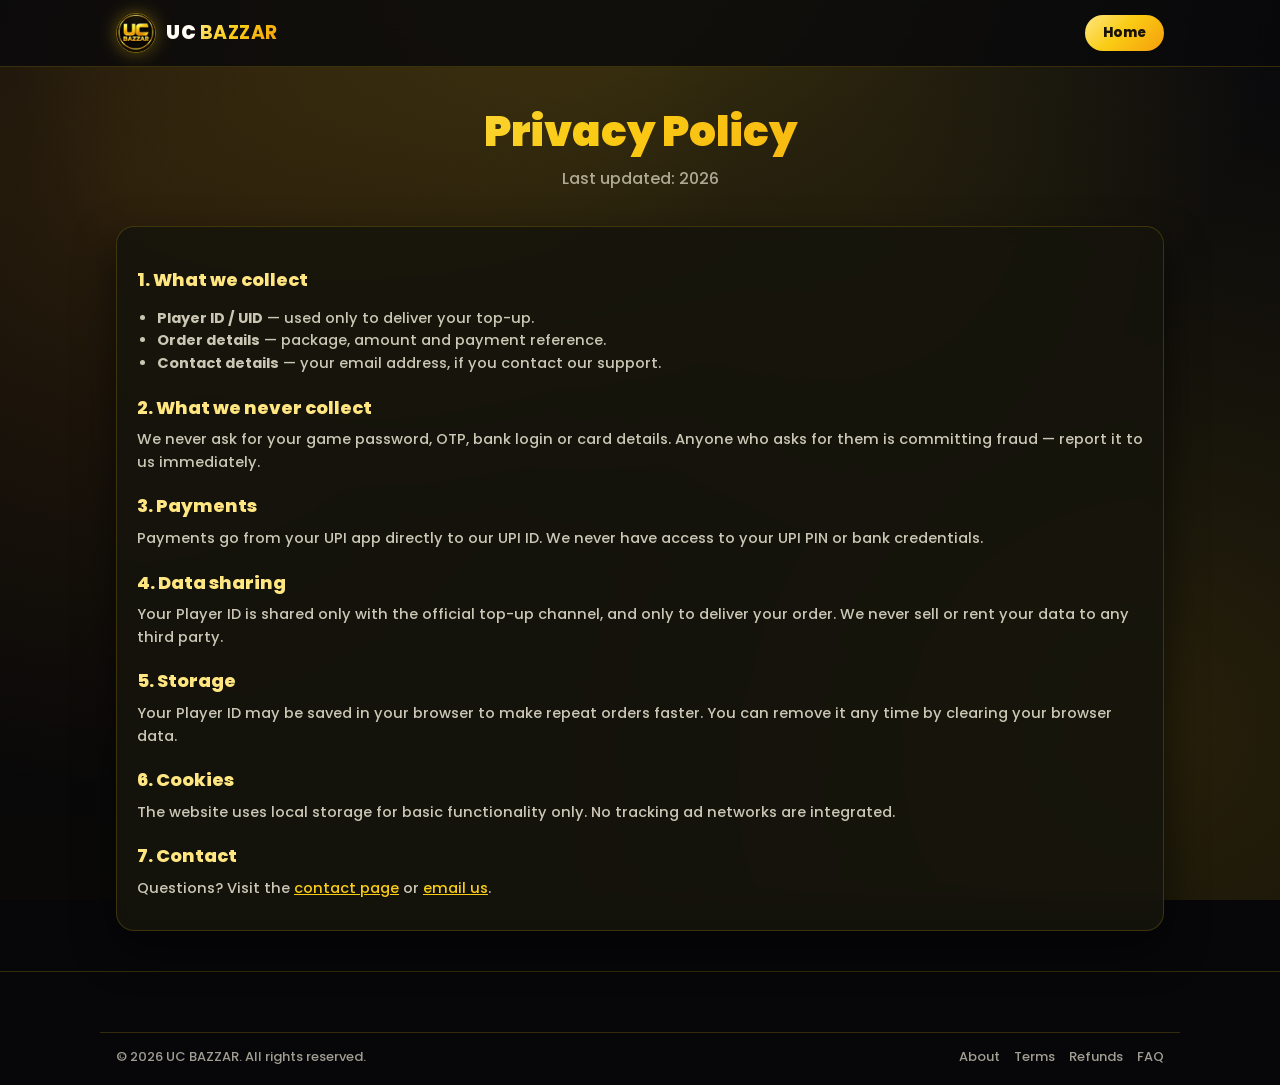
<file: privacy.html>
<!doctype html>
<html lang="en">
<head>
<meta charset="utf-8" />
<meta name="viewport" content="width=device-width, initial-scale=1" />
<title>Privacy Policy — UC BAZZAR</title>
<meta name="description" content="How UC BAZZAR collects, uses and protects your player ID and order details." />
<link rel="canonical" href="https://ucbazzar.in/privacy.html" />
<link rel="icon" href="/favicon.ico" sizes="any" />
<link rel="icon" type="image/png" sizes="48x48" href="Assests/favicon-48.png" />
<link rel="icon" type="image/png" sizes="96x96" href="Assests/favicon-96.png" />
<link rel="icon" type="image/png" sizes="192x192" href="Assests/favicon-192.png" />
<link rel="apple-touch-icon" href="Assests/apple-touch-icon.png" />
<meta property="og:image" content="https://ucbazzar.in/Assests/og-image.png" />
<meta name="twitter:card" content="summary_large_image" />
<link href="https://fonts.googleapis.com/css2?family=Poppins:wght@500;600;700;800;900&display=swap" rel="stylesheet" />
<link rel="stylesheet" href="styles.css" />
</head>
<body class="gradient-bg">
<div class="bg-glow" aria-hidden="true"></div>
<header class="site-header">
  <div class="wrap header-inner">
    <a class="brand" href="index.html"><img class="brand-logo" src="Assests/uc_bazzar_logo.jpg" alt="UC BAZZAR" /><span class="brand-name">UC <b>BAZZAR</b></span></a>
    <a class="home-btn" href="index.html">Home</a>
  </div>
</header>

<main class="wrap">
  <div class="page-head"><h1>Privacy Policy</h1><p>Last updated: <span data-year>2026</span></p></div>

  <div class="card prose">
    <h2>1. What we collect</h2>
    <ul>
      <li><b>Player ID / UID</b> — used only to deliver your top-up.</li>
      <li><b>Order details</b> — package, amount and payment reference.</li>
      <li><b>Contact details</b> — your email address, if you contact our support.</li>
    </ul>

    <h2>2. What we never collect</h2>
    <p>We never ask for your game password, OTP, bank login or card details. Anyone who asks for them is committing fraud — report it to us immediately.</p>

    <h2>3. Payments</h2>
    <p>Payments go from your UPI app directly to our UPI ID. We never have access to your UPI PIN or bank credentials.</p>

    <h2>4. Data sharing</h2>
    <p>Your Player ID is shared only with the official top-up channel, and only to deliver your order. We never sell or rent your data to any third party.</p>

    <h2>5. Storage</h2>
    <p>Your Player ID may be saved in your browser to make repeat orders faster. You can remove it any time by clearing your browser data.</p>

    <h2>6. Cookies</h2>
    <p>The website uses local storage for basic functionality only. No tracking ad networks are integrated.</p>

    <h2>7. Contact</h2>
    <p>Questions? Visit the <a href="contact.html">contact page</a> or <a data-email href="#">email us</a>.</p>
  </div>
</main>

<footer class="site-footer">
  <div class="wrap footer-bottom">
    <span>© <span data-year>2026</span> UC BAZZAR. All rights reserved.</span>
    <span class="tag-row"><a href="about.html">About</a><a href="terms.html">Terms</a><a href="refund.html">Refunds</a><a href="faq.html">FAQ</a></span>
  </div>
</footer>
<script src="config.js"></script>
</body>
</html>
</file>
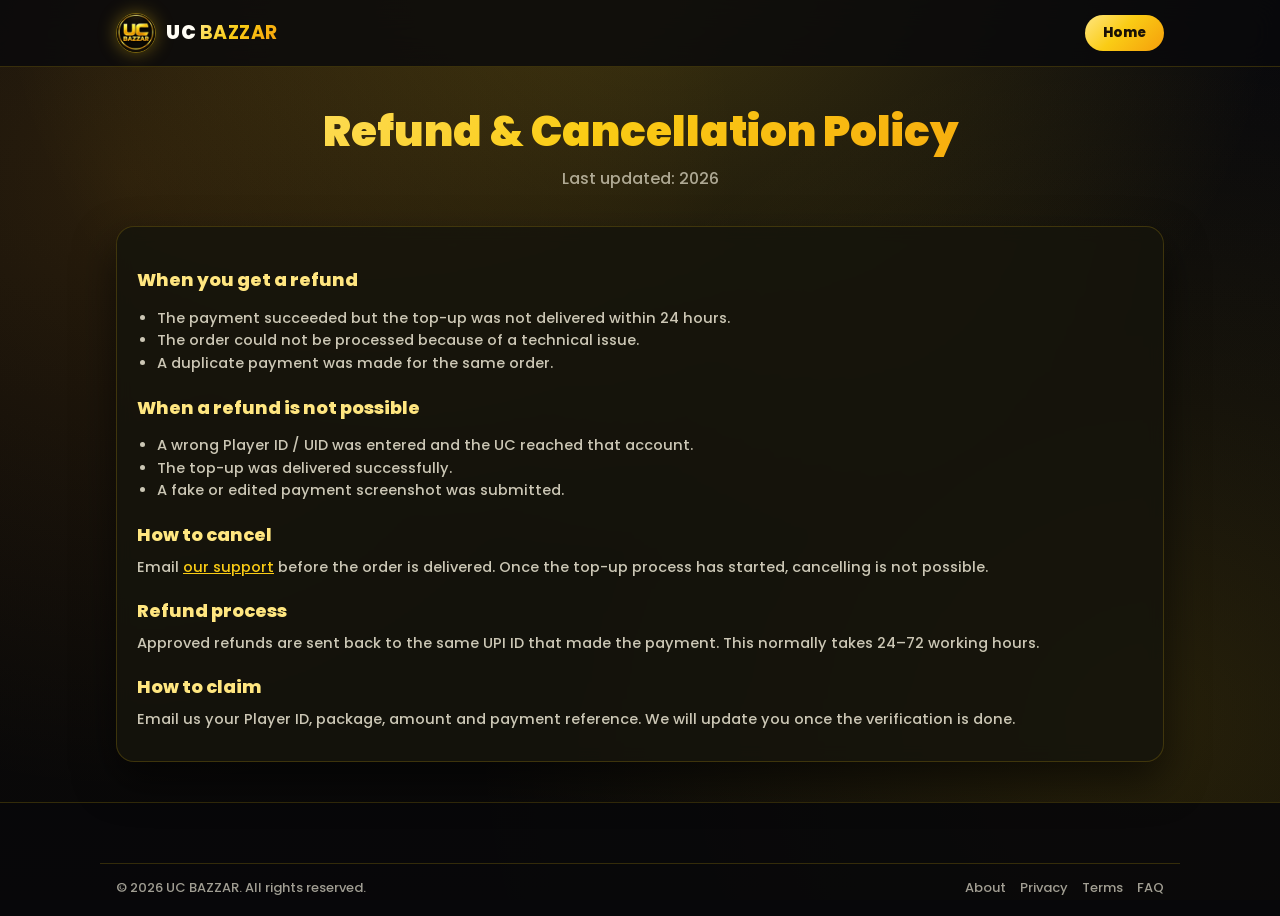
<file: refund.html>
<!doctype html>
<html lang="en">
<head>
<meta charset="utf-8" />
<meta name="viewport" content="width=device-width, initial-scale=1" />
<title>Refund &amp; Cancellation Policy — UC BAZZAR</title>
<meta name="description" content="Refund and cancellation policy for UC BAZZAR top-up orders, including undelivered orders." />
<link rel="canonical" href="https://ucbazzar.in/refund.html" />
<link rel="icon" href="/favicon.ico" sizes="any" />
<link rel="icon" type="image/png" sizes="48x48" href="Assests/favicon-48.png" />
<link rel="icon" type="image/png" sizes="96x96" href="Assests/favicon-96.png" />
<link rel="icon" type="image/png" sizes="192x192" href="Assests/favicon-192.png" />
<link rel="apple-touch-icon" href="Assests/apple-touch-icon.png" />
<meta property="og:image" content="https://ucbazzar.in/Assests/og-image.png" />
<meta name="twitter:card" content="summary_large_image" />
<link href="https://fonts.googleapis.com/css2?family=Poppins:wght@500;600;700;800;900&display=swap" rel="stylesheet" />
<link rel="stylesheet" href="styles.css" />
</head>
<body class="gradient-bg">
<div class="bg-glow" aria-hidden="true"></div>
<header class="site-header">
  <div class="wrap header-inner">
    <a class="brand" href="index.html"><img class="brand-logo" src="Assests/uc_bazzar_logo.jpg" alt="UC BAZZAR" /><span class="brand-name">UC <b>BAZZAR</b></span></a>
    <a class="home-btn" href="index.html">Home</a>
  </div>
</header>

<main class="wrap">
  <div class="page-head"><h1>Refund &amp; Cancellation Policy</h1><p>Last updated: <span data-year>2026</span></p></div>

  <div class="card prose">
    <h2>When you get a refund</h2>
    <ul>
      <li>The payment succeeded but the top-up was not delivered within 24 hours.</li>
      <li>The order could not be processed because of a technical issue.</li>
      <li>A duplicate payment was made for the same order.</li>
    </ul>

    <h2>When a refund is not possible</h2>
    <ul>
      <li>A wrong Player ID / UID was entered and the UC reached that account.</li>
      <li>The top-up was delivered successfully.</li>
      <li>A fake or edited payment screenshot was submitted.</li>
    </ul>

    <h2>How to cancel</h2>
    <p>Email <a href="contact.html">our support</a> before the order is delivered. Once the top-up process has started, cancelling is not possible.</p>

    <h2>Refund process</h2>
    <p>Approved refunds are sent back to the same UPI ID that made the payment. This normally takes 24–72 working hours.</p>

    <h2>How to claim</h2>
    <p>Email us your Player ID, package, amount and payment reference. We will update you once the verification is done.</p>
  </div>
</main>

<footer class="site-footer">
  <div class="wrap footer-bottom">
    <span>© <span data-year>2026</span> UC BAZZAR. All rights reserved.</span>
    <span class="tag-row"><a href="about.html">About</a><a href="privacy.html">Privacy</a><a href="terms.html">Terms</a><a href="faq.html">FAQ</a></span>
  </div>
</footer>
<script src="config.js"></script>
</body>
</html>
</file>
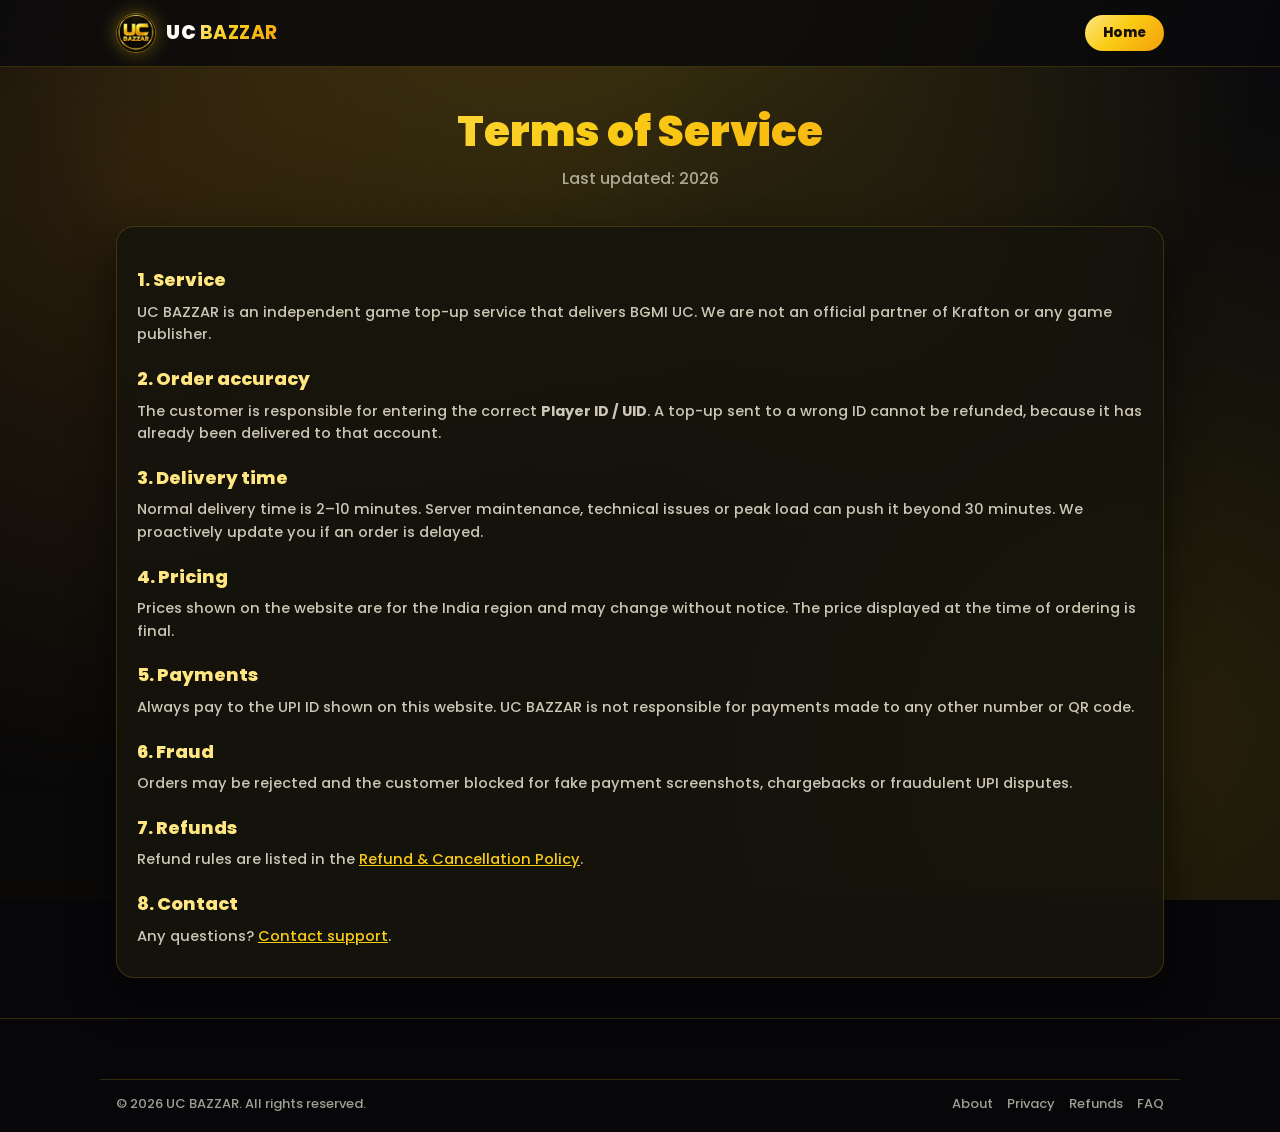
<file: terms.html>
<!doctype html>
<html lang="en">
<head>
<meta charset="utf-8" />
<meta name="viewport" content="width=device-width, initial-scale=1" />
<title>Terms of Service — UC BAZZAR</title>
<meta name="description" content="Terms for buying BGMI UC from UC BAZZAR." />
<link rel="canonical" href="https://ucbazzar.in/terms.html" />
<link rel="icon" href="/favicon.ico" sizes="any" />
<link rel="icon" type="image/png" sizes="48x48" href="Assests/favicon-48.png" />
<link rel="icon" type="image/png" sizes="96x96" href="Assests/favicon-96.png" />
<link rel="icon" type="image/png" sizes="192x192" href="Assests/favicon-192.png" />
<link rel="apple-touch-icon" href="Assests/apple-touch-icon.png" />
<meta property="og:image" content="https://ucbazzar.in/Assests/og-image.png" />
<meta name="twitter:card" content="summary_large_image" />
<link href="https://fonts.googleapis.com/css2?family=Poppins:wght@500;600;700;800;900&display=swap" rel="stylesheet" />
<link rel="stylesheet" href="styles.css" />
</head>
<body class="gradient-bg">
<div class="bg-glow" aria-hidden="true"></div>
<header class="site-header">
  <div class="wrap header-inner">
    <a class="brand" href="index.html"><img class="brand-logo" src="Assests/uc_bazzar_logo.jpg" alt="UC BAZZAR" /><span class="brand-name">UC <b>BAZZAR</b></span></a>
    <a class="home-btn" href="index.html">Home</a>
  </div>
</header>

<main class="wrap">
  <div class="page-head"><h1>Terms of Service</h1><p>Last updated: <span data-year>2026</span></p></div>

  <div class="card prose">
    <h2>1. Service</h2>
    <p>UC BAZZAR is an independent game top-up service that delivers BGMI UC. We are not an official partner of Krafton or any game publisher.</p>

    <h2>2. Order accuracy</h2>
    <p>The customer is responsible for entering the correct <b>Player ID / UID</b>. A top-up sent to a wrong ID cannot be refunded, because it has already been delivered to that account.</p>

    <h2>3. Delivery time</h2>
    <p>Normal delivery time is 2–10 minutes. Server maintenance, technical issues or peak load can push it beyond 30 minutes. We proactively update you if an order is delayed.</p>

    <h2>4. Pricing</h2>
    <p>Prices shown on the website are for the India region and may change without notice. The price displayed at the time of ordering is final.</p>

    <h2>5. Payments</h2>
    <p>Always pay to the UPI ID shown on this website. UC BAZZAR is not responsible for payments made to any other number or QR code.</p>

    <h2>6. Fraud</h2>
    <p>Orders may be rejected and the customer blocked for fake payment screenshots, chargebacks or fraudulent UPI disputes.</p>

    <h2>7. Refunds</h2>
    <p>Refund rules are listed in the <a href="refund.html">Refund &amp; Cancellation Policy</a>.</p>

    <h2>8. Contact</h2>
    <p>Any questions? <a href="contact.html">Contact support</a>.</p>
  </div>
</main>

<footer class="site-footer">
  <div class="wrap footer-bottom">
    <span>© <span data-year>2026</span> UC BAZZAR. All rights reserved.</span>
    <span class="tag-row"><a href="about.html">About</a><a href="privacy.html">Privacy</a><a href="refund.html">Refunds</a><a href="faq.html">FAQ</a></span>
  </div>
</footer>
<script src="config.js"></script>
</body>
</html>
</file>
<file: styles.css>
/* ==========================================================================
   UC BAZZAR — dark + gold/yellow gaming theme
   ========================================================================== */

:root {
  --bg:          #07070a;
  --bg-soft:     #100f0c;
  --panel:       rgba(22, 20, 12, 0.86);
  --panel-2:     rgba(28, 25, 14, 0.9);
  --line:        rgba(250, 204, 21, 0.18);
  --line-strong: rgba(250, 204, 21, 0.45);
  --text:        #fffdf5;
  --muted:       rgba(255, 250, 230, 0.62);
  --gold-1:      #ffe680;
  --gold-2:      #facc15;
  --gold-3:      #f59e0b;
  --grad:        linear-gradient(135deg, var(--gold-1) 0%, var(--gold-2) 45%, var(--gold-3) 100%);
  --radius:      18px;
  --shadow:      0 18px 40px rgba(0, 0, 0, 0.55);
}

* { box-sizing: border-box; }

html, body { margin: 0; padding: 0; }

body {
  min-height: 100%;
  background: var(--bg);
  color: var(--text);
  font-family: "Poppins", system-ui, -apple-system, "Segoe UI", sans-serif;
  font-weight: 500;
  line-height: 1.55;
  -webkit-font-smoothing: antialiased;
  overflow-x: hidden;
}

/* ambient yellow glow behind everything */
.bg-glow {
  position: fixed;
  inset: 0;
  z-index: -1;
  pointer-events: none;
  background:
    radial-gradient(circle at 50% -10%, rgba(250, 204, 21, 0.22) 0%, transparent 55%),
    radial-gradient(circle at 10% 20%, rgba(245, 158, 11, 0.14) 0%, transparent 45%),
    radial-gradient(circle at 90% 80%, rgba(250, 204, 21, 0.12) 0%, transparent 50%),
    linear-gradient(180deg, #0a0a0d 0%, var(--bg) 45%, #0a0908 100%);
}

img { max-width: 100%; display: block; }
a { color: inherit; text-decoration: none; }
h1, h2, h3, h4 { margin: 0 0 10px; line-height: 1.2; font-weight: 800; }
p { margin: 0 0 10px; }

.wrap { width: 100%; max-width: 1080px; margin: 0 auto; padding: 0 16px; }
.hidden { display: none !important; }
.center { text-align: center; }
.muted { color: var(--muted); font-size: 14px; }
.tiny { font-size: 12.5px; }
.grad {
  background: var(--grad);
  -webkit-background-clip: text;
  background-clip: text;
  color: transparent;
}

/* =========================== HEADER =========================== */
.site-header {
  position: sticky;
  top: 0;
  z-index: 60;
  background: rgba(9, 9, 11, 0.82);
  backdrop-filter: blur(14px);
  border-bottom: 1px solid var(--line);
}
.header-inner { display: flex; align-items: center; justify-content: space-between; gap: 12px; height: 66px; }

.brand { display: flex; align-items: center; gap: 10px; }
.brand-logo {
  width: 40px; height: 40px; border-radius: 50%;
  object-fit: cover;
  border: 1.5px solid var(--line-strong);
  box-shadow: 0 0 18px rgba(250, 204, 21, 0.35);
}
.brand-name { font-size: 19px; font-weight: 900; letter-spacing: 0.5px; white-space: nowrap; }
@media (max-width: 359px) {
  .brand-name { font-size: 15.5px; }
  .brand-logo { width: 34px; height: 34px; }
  .header-inner { height: 58px; }
}
.brand-name b { background: var(--grad); -webkit-background-clip: text; background-clip: text; color: transparent; }

.site-nav { display: flex; align-items: center; gap: 20px; font-size: 14.5px; font-weight: 600; }
.site-nav a { color: var(--muted); transition: color 0.2s; }
.site-nav a:hover { color: var(--gold-2); }
.nav-toggle {
  display: none;
  flex-direction: column; gap: 5px;
  background: none; border: 0; cursor: pointer; padding: 8px;
}
.nav-toggle span { width: 24px; height: 2px; background: var(--gold-2); border-radius: 2px; }

/* =========================== HERO =========================== */
.hero { padding: 44px 0 8px; text-align: center; }
.hero-logo {
  width: 118px; height: 118px; margin: 0 auto 18px;
  border-radius: 50%; object-fit: cover;
  border: 2px solid var(--line-strong);
  box-shadow: 0 0 45px rgba(250, 204, 21, 0.45);
  animation: floaty 5s ease-in-out infinite;
}
@keyframes floaty { 0%,100% { transform: translateY(0); } 50% { transform: translateY(-8px); } }

.hero-title {
  font-size: clamp(38px, 11vw, 68px);
  font-weight: 900;
  letter-spacing: 1px;
  background: var(--grad);
  -webkit-background-clip: text; background-clip: text; color: transparent;
  filter: drop-shadow(0 6px 26px rgba(250, 204, 21, 0.28));
}
.hero-sub { font-size: clamp(16px, 4.4vw, 22px); font-weight: 700; color: #fdf6dd; }

.badge-row { display: flex; flex-wrap: wrap; gap: 10px; justify-content: center; margin: 16px 0 22px; }
.pill {
  font-size: 13.5px; font-weight: 700;
  padding: 8px 16px; border-radius: 999px;
  background: rgba(250, 204, 21, 0.1);
  border: 1px solid var(--line);
  color: var(--gold-1);
}

.stats {
  display: grid;
  grid-template-columns: repeat(3, 1fr);
  gap: 12px; margin-bottom: 8px;
}
@media (max-width: 359px) {
  .stats { gap: 8px; }
}
.stat {
  background: var(--panel); border: 1px solid var(--line);
  border-radius: 14px; padding: 12px 8px;
}
.stat b { display: block; font-size: 19px; background: var(--grad); -webkit-background-clip: text; background-clip: text; color: transparent; }
.stat span { font-size: 12px; color: var(--muted); }

/* =========================== CARDS =========================== */
.card {
  background: var(--panel);
  border: 1px solid var(--line);
  border-radius: var(--radius);
  padding: 20px;
  margin: 18px 0;
  box-shadow: var(--shadow);
  backdrop-filter: blur(8px);
}
.card-title { font-size: 19px; display: flex; align-items: center; gap: 8px; }
.card-title::after {
  content: ""; flex: 1; height: 1px;
  background: linear-gradient(90deg, var(--line-strong), transparent);
}

/* game select */
.game-grid { display: grid; grid-template-columns: 1fr 1fr; gap: 14px; }
.game-card {
  display: flex; align-items: center; gap: 14px;
  background: var(--panel-2);
  border: 1.5px solid var(--line);
  border-radius: 16px;
  padding: 12px;
  cursor: pointer; text-align: left;
  color: inherit; font: inherit;
  transition: transform 0.18s, border-color 0.18s, box-shadow 0.18s;
}
.game-card:hover { transform: translateY(-3px); border-color: var(--line-strong); }
.game-card.active {
  border-color: var(--gold-2);
  box-shadow: 0 0 0 2px rgba(250, 204, 21, 0.35), 0 0 28px rgba(250, 204, 21, 0.25);
}
.game-card img { width: 56px; height: 56px; border-radius: 12px; object-fit: cover; }
.game-card .gc-name { font-weight: 800; font-size: 15.5px; }
.game-card .gc-tag { font-size: 12.5px; color: var(--muted); }

/* form */
.field-label { display: block; font-size: 13.5px; font-weight: 700; color: var(--gold-1); margin: 14px 0 6px; }
.input {
  width: 100%;
  background: #0d0c08;
  border: 1.5px solid var(--line);
  border-radius: 12px;
  padding: 13px 14px;
  color: var(--text); font-family: inherit; font-size: 15px; font-weight: 600;
  outline: none; transition: border-color 0.18s, box-shadow 0.18s;
}
.id-field { display: flex; gap: 8px; align-items: stretch; }
.id-field .input { flex: 1; }
.paste-btn { flex: 0 0 auto; font-size: 13px; padding: 0 14px; white-space: nowrap; }
.paste-btn:active { transform: scale(0.97); }

.input:focus { border-color: var(--gold-2); box-shadow: 0 0 0 3px rgba(250, 204, 21, 0.18); }
.input.invalid { border-color: #ef4444; box-shadow: 0 0 0 3px rgba(239, 68, 68, 0.18); }
/* player ID reached 8–12 digits */
.input.valid { border-color: #22c55e; box-shadow: 0 0 0 3px rgba(34, 197, 94, 0.18); }
.input.valid:focus { border-color: #22c55e; box-shadow: 0 0 0 3px rgba(34, 197, 94, 0.22); }
select.input { appearance: none; cursor: pointer; }
.note {
  font-size: 12.8px; color: var(--muted);
  margin: 12px 0; padding: 10px 12px;
  background: rgba(250, 204, 21, 0.06);
  border-left: 3px solid var(--gold-3);
  border-radius: 8px;
}

/* buttons */
.btn {
  display: block; width: 100%;
  border: 0; border-radius: 12px;
  padding: 14px 18px;
  font-family: inherit; font-size: 15px; font-weight: 800; letter-spacing: 0.4px;
  cursor: pointer; transition: transform 0.15s, filter 0.15s, opacity 0.15s;
}
.btn:active { transform: scale(0.99); }
.btn-primary {
  background: var(--grad);
  color: #1a1206;
  box-shadow: 0 10px 26px rgba(250, 204, 21, 0.28);
}
.btn-primary:hover:not(:disabled) { filter: brightness(1.07); }
.btn-primary:disabled { opacity: 0.45; cursor: not-allowed; box-shadow: none; }
.btn-ghost {
  margin-top: 6px;
  background: rgba(250, 204, 21, 0.09);
  color: var(--gold-1);
  border: 1.5px solid var(--line);
}
.btn-ghost:hover { border-color: var(--line-strong); }

/* packages */
.game-hint { font-size: 13.5px; color: var(--muted); }
.pack-grid { display: grid; grid-template-columns: repeat(2, 1fr); gap: 12px; margin-top: 14px; }
.pack-card {
  position: relative;
  background: var(--panel-2);
  border: 1.5px solid var(--line);
  border-radius: 14px;
  padding: 16px 10px;
  text-align: center; cursor: pointer;
  color: inherit; font: inherit;
  transition: transform 0.18s, border-color 0.18s, box-shadow 0.18s;
}
.pack-card:hover { transform: translateY(-3px); border-color: var(--line-strong); }
.pack-card.active {
  border-color: var(--gold-2);
  background: linear-gradient(180deg, rgba(250, 204, 21, 0.14), rgba(250, 204, 21, 0.03));
  box-shadow: 0 0 0 2px rgba(250, 204, 21, 0.3), 0 0 26px rgba(250, 204, 21, 0.2);
}
.pack-card img { width: 46px; height: 46px; margin: 0 auto 8px; object-fit: contain; }
.pack-card .pk-name { font-weight: 800; font-size: 14.5px; }
.pack-card .pk-price { font-size: 18px; font-weight: 900; margin-top: 4px; background: var(--grad); -webkit-background-clip: text; background-clip: text; color: transparent; }
.pack-card .pk-old { font-size: 12px; color: var(--muted); text-decoration: line-through; }
.pack-tag {
  position: absolute; top: -9px; left: 50%; transform: translateX(-50%);
  font-size: 10.5px; font-weight: 800; letter-spacing: 0.6px;
  padding: 3px 10px; border-radius: 999px;
  background: var(--grad); color: #1a1206; white-space: nowrap;
}

/* summary */
.summary { border-color: var(--line-strong); background: linear-gradient(160deg, rgba(250, 204, 21, 0.06), rgba(20, 18, 10, 0.92)); }
.summary-head { display: flex; justify-content: space-between; font-size: 13.5px; font-weight: 700; }
.summary-game { color: var(--gold-1); }
.secure { color: var(--muted); }
.summary-body { display: flex; justify-content: space-between; align-items: flex-end; gap: 14px; margin: 14px 0 18px; }
.sum-pack { font-size: 17px; font-weight: 800; }
.sum-total-wrap { text-align: right; }
.sum-total { font-size: 34px; font-weight: 900; line-height: 1; background: var(--grad); -webkit-background-clip: text; background-clip: text; color: transparent; }
.foot-note { text-align: center; font-size: 12.5px; color: var(--muted); margin: 12px 0 0; }

/* =========================== SECTIONS =========================== */
.section { margin: 46px auto; }
.section-title { text-align: center; font-size: clamp(24px, 6.5vw, 34px); font-weight: 900; }
.feature-grid { display: grid; grid-template-columns: repeat(auto-fit, minmax(220px, 1fr)); gap: 14px; margin-top: 20px; }
.feature { margin: 0; }
.feature .ico { font-size: 26px; }
.feature h3 { font-size: 16.5px; }
.feature p { font-size: 14px; color: var(--muted); margin: 0; }
.quote p { font-size: 14.5px; color: var(--text); font-style: italic; }
.quote .who { font-size: 13px; color: var(--gold-2); font-weight: 700; display: block; }
.quote .src {
  display: inline-flex; align-items: center; gap: 4px;
  font-size: 11px; font-weight: 700;
  padding: 2px 9px; border-radius: 999px;
  margin-top: 5px; align-self: flex-start;
  background: rgba(255, 255, 255, 0.06);
  border: 1px solid rgba(255, 255, 255, 0.12);
  color: var(--muted);
}
.src-instagram { color: #f0abfc; border-color: rgba(240, 171, 252, 0.35); }
.src-youtube { color: #fca5a5; border-color: rgba(252, 165, 165, 0.35); }
.src-telegram { color: #7dd3fc; border-color: rgba(125, 211, 252, 0.35); }
.src-whatsapp { color: #86efac; border-color: rgba(134, 239, 172, 0.35); }

/* horizontally scrolling review columns */
.reviews-scroller {
  margin-top: 18px;
  /* space is reserved before script.js paints the cards — without this the
     whole page below the reviews (footer included) jumps ~220px (CLS).
     222px = tallest card (184) + track padding + scroller padding + scrollbar,
     so the strip is exactly this tall at every screen width */
  min-height: 222px;
  overflow-x: auto;
  /* no scroll-snap: it fights the continuous auto-scroll and jumps back */
  scroll-snap-type: none;
  overscroll-behavior-x: contain;
  -webkit-overflow-scrolling: touch;
  padding-bottom: 12px;
  scrollbar-width: thin;
  scrollbar-color: var(--line-strong) transparent;
}
.reviews-scroller::-webkit-scrollbar { height: 6px; }
.reviews-scroller::-webkit-scrollbar-thumb { background: var(--line-strong); border-radius: 3px; }
.reviews-track {
  display: grid;
  grid-auto-flow: column;
  grid-auto-columns: clamp(280px, 78vw, 320px);
  gap: 12px;
  padding: 4px 4px 8px;
}
.reviews-track .quote {
  display: flex; flex-direction: column; justify-content: space-between;
  min-height: 160px;
  margin: 0;
}
@media (min-width: 761px) {
  /* clamp keeps card widths (and so card heights) steady on tablets where
     30% of a 768px screen used to squeeze the quotes into 5 lines */
  .reviews-track { grid-auto-columns: clamp(300px, 30vw, 360px); }
}

.faq-item { padding: 0; overflow: hidden; }
.faq-item summary {
  cursor: pointer; list-style: none;
  padding: 15px 20px; font-weight: 700; font-size: 15px;
  display: flex; justify-content: space-between; gap: 12px;
}
.faq-item summary::-webkit-details-marker { display: none; }
.faq-item summary::after { content: "＋"; color: var(--gold-2); font-weight: 900; }
.faq-item[open] summary::after { content: "－"; }
.faq-item p { padding: 0 20px 16px; margin: 0; color: var(--muted); font-size: 14px; }

/* =========================== FOOTER =========================== */
.site-footer { border-top: 1px solid var(--line); background: rgba(8, 8, 10, 0.9); margin-top: 40px; padding: 34px 0 18px; }
.footer-inner { display: grid; grid-template-columns: 2fr 1fr 1fr; gap: 26px; }
.footer-brand { display: flex; gap: 14px; align-items: flex-start; }
.footer-brand p { max-width: 320px; }
.footer-col h4 { font-size: 14px; color: var(--gold-1); text-transform: uppercase; letter-spacing: 0.6px; }
.footer-col a { display: block; font-size: 14px; color: var(--muted); padding: 3px 0; }
.footer-col a:hover { color: var(--gold-2); }
.footer-bottom {
  display: flex; justify-content: space-between; align-items: center; gap: 12px; flex-wrap: wrap;
  border-top: 1px solid var(--line); margin-top: 26px; padding-top: 14px;
  font-size: 13px; color: var(--muted);
}
.tag-row { display: flex; gap: 14px; }
.tag-row em { font-style: normal; }

/* =========================== MODAL =========================== */
.modal { position: fixed; inset: 0; z-index: 100; display: none; }
.modal.open { display: block; }
.modal-backdrop { position: absolute; inset: 0; background: rgba(3, 3, 5, 0.78); backdrop-filter: blur(4px); }
.modal-card {
  position: relative;
  max-width: 440px; width: calc(100% - 24px);
  max-height: 92vh; overflow-y: auto;
  margin: 4vh auto; padding: 22px;
  background: linear-gradient(170deg, #1b1810 0%, #100f0a 100%);
  border: 1.5px solid var(--line-strong);
  border-radius: 20px;
  box-shadow: 0 30px 80px rgba(0, 0, 0, 0.7);
  animation: pop 0.25s ease-out;
}
@keyframes pop { from { transform: translateY(14px) scale(0.98); opacity: 0; } to { transform: none; opacity: 1; } }
.modal-close {
  position: absolute; top: 12px; right: 14px;
  background: rgba(250, 204, 21, 0.1); border: 1px solid var(--line);
  color: var(--gold-1); width: 32px; height: 32px; border-radius: 50%;
  font-size: 15px; cursor: pointer;
}
.modal-title { font-size: 20px; text-align: center; }
.modal-summary {
  display: flex; justify-content: space-between; align-items: center; gap: 8px;
  font-size: 14px; font-weight: 700;
  background: rgba(250, 204, 21, 0.07);
  border: 1px solid var(--line);
  border-radius: 12px; padding: 10px 14px; margin-bottom: 16px;
}
.qr-box {
  background: #fff; border-radius: 16px; padding: 12px;
  width: 240px; margin: 0 auto 14px;
  display: flex; align-items: center; justify-content: center;
  min-height: 240px;
  box-shadow: 0 0 0 6px rgba(250, 204, 21, 0.14);
}
.qr-box img { width: 216px; height: 216px; object-fit: contain; }
.qr-fallback { color: #333; font-size: 12px; text-align: center; }
.qr-fallback p { margin-bottom: 8px; }
.qr-fallback code { word-break: break-all; font-size: 11px; }

.upi-line { display: flex; align-items: center; justify-content: center; gap: 8px; font-size: 14px; margin: 6px 0; }
.mini-btn {
  background: rgba(250, 204, 21, 0.12); border: 1px solid var(--line);
  color: var(--gold-1); font-family: inherit; font-size: 12px; font-weight: 700;
  padding: 4px 10px; border-radius: 999px; cursor: pointer;
}
.app-row { display: grid; grid-template-columns: repeat(2, 1fr); gap: 10px; margin: 14px 0 10px; }
.app-btn {
  display: flex; align-items: center; justify-content: center; gap: 8px;
  font-size: 14px; font-weight: 800;
  padding: 10px 8px; border-radius: 12px;
  background: rgba(250, 204, 21, 0.1);
  border: 1.5px solid var(--line);
  color: var(--gold-1);
  transition: background 0.18s, border-color 0.18s, box-shadow 0.18s;
}
.mail-link { color: var(--gold-2); text-decoration: underline; word-break: break-all; }

.app-btn img {
  width: 30px; height: 30px; flex: 0 0 auto;
  object-fit: contain;
  background: #fff;
  border-radius: 7px;
  padding: 3px;
}
.app-btn:hover { border-color: var(--line-strong); box-shadow: 0 0 0 2px rgba(250, 204, 21, 0.22); }
.app-btn:active { transform: scale(0.98); }

/* payment note line inside the payment modal */
/* ==================== PLAYER ID VERIFY POPUP ==================== */
/* this popup sits in the exact middle of the screen (payment modal stays top) */
#verifyModal.open {
  display: grid;
  place-items: center;      /* centering without transform, so the pop-in cannot shift it */
  padding: 16px;
  overflow-y: auto;
}
#verifyModal .verify-card {
  position: relative;
  margin: 0;
  width: 100%;
  max-width: 370px;
  max-height: 88vh;
  overflow-y: auto;
  text-align: center;
  animation: verifyIn 0.2s ease-out;
  align-self: center;
  justify-self: center;
}
@keyframes verifyIn { from { opacity: 0; } to { opacity: 1; } }
.verify-ico { font-size: 46px; line-height: 1; margin: 6px 0 12px; }
.verify-title { font-size: 19px; margin: 0 0 8px; }
.verify-msg { color: var(--muted); font-size: 14px; line-height: 1.5; margin: 0 0 18px; }
.verify-msg b { color: var(--gold-1); word-break: break-all; }
#verifyModal.ok .verify-title { color: #86efac; }
#verifyModal.bad .verify-title { color: #fca5a5; }
#verifyModal.bad .verify-card { border-color: rgba(239, 68, 68, 0.45); }
#verifyModal .btn { width: 100%; margin-top: 0; }
#verifyModal .modal-close { position: absolute; }

.toast-wrap { position: fixed; left: 50%; bottom: 22px; transform: translateX(-50%); z-index: 200; display: flex; flex-direction: column; gap: 8px; align-items: center; width: max-content; max-width: 92vw; }
.toast {
  background: linear-gradient(135deg, #1d1a10, #12100a);
  border: 1px solid var(--line-strong);
  color: var(--gold-1);
  padding: 11px 18px; border-radius: 999px;
  font-size: 13.5px; font-weight: 700;
  box-shadow: var(--shadow);
  animation: toastIn 0.22s ease-out;
}
.toast.err { border-color: rgba(239, 68, 68, 0.6); color: #fca5a5; }
@keyframes toastIn { from { transform: translateY(10px); opacity: 0; } to { transform: none; opacity: 1; } }

/* =========================== PAYMENT HISTORY =========================== */
.history-list { display: grid; gap: 12px; max-width: 640px; margin: 0 auto; }
.history-empty { text-align: center; color: var(--muted); margin: 0; }
.history-item { margin: 0; }
.h-row { display: flex; justify-content: space-between; gap: 12px; align-items: flex-start; }
.h-pack { font-weight: 800; font-size: 15.5px; }
.h-amount { font-size: 18px; font-weight: 900; background: var(--grad); -webkit-background-clip: text; background-clip: text; color: transparent; }
.h-side { text-align: right; }
.h-status { display: inline-flex; align-items: center; gap: 5px; font-size: 12.5px; font-weight: 800; padding: 3px 10px; border-radius: 999px; margin-top: 4px; }

/* banner shown right after the customer pays — payment is verifying, not done */
.paid-banner {
  display: flex; align-items: center; gap: 12px;
  max-width: 640px; margin: 0 auto 16px;
  background: linear-gradient(135deg, rgba(250, 204, 21, 0.16), rgba(250, 204, 21, 0.05));
  border: 1px solid var(--line-strong);
  border-radius: 14px; padding: 14px 16px;
  animation: pop 0.3s ease-out;
}
.paid-banner .pb-ico { font-size: 26px; }
.paid-banner b { color: var(--gold-1); }
.paid-banner span { font-size: 13.5px; color: rgba(255, 250, 230, 0.8); display: block; }
.paid-banner.fade-out { opacity: 0; transform: translateY(-8px); transition: opacity 0.6s, transform 0.6s; }
.paid-banner.hidden { display: none; }

/* stats strip on history page */
.hist-stats { display: grid; grid-template-columns: repeat(4, 1fr); gap: 10px; max-width: 640px; margin: 0 auto 30px; }
.hist-stats.hidden { display: none; }
.hs { background: var(--panel); border: 1px solid var(--line); border-radius: 12px; padding: 10px 6px; text-align: center; }
.hs b { display: block; font-size: 20px; font-weight: 900; color: var(--text); }
.hs span { font-size: 11px; color: var(--muted); }
.hs-verifying { border-color: var(--line-strong); }
.hs-verifying b { background: var(--grad); -webkit-background-clip: text; background-clip: text; color: transparent; }
.hs-delivered { border-color: rgba(34, 197, 94, 0.35); }
.hs-delivered b { color: #86efac; }
.hs-failed { border-color: rgba(239, 68, 68, 0.35); }
.hs-failed b { color: #fca5a5; }
@media (max-width: 420px) {
  .hist-stats { grid-template-columns: repeat(2, 1fr); }
}
.st-verifying { background: rgba(250, 204, 21, 0.12); color: var(--gold-1); border: 1px solid var(--line-strong); }
.st-delivered { background: rgba(34, 197, 94, 0.14); color: #86efac; border: 1px solid rgba(34, 197, 94, 0.4); }
.st-failed { background: rgba(239, 68, 68, 0.12); color: #fca5a5; border: 1px solid rgba(239, 68, 68, 0.4); }

/* reset option on the history page */
.hist-actions { display: flex; justify-content: center; margin: 0 auto 34px; max-width: 640px; }
.hist-actions.hidden { display: none; }
.btn-reset {
  background: transparent; border: 1px solid rgba(239, 68, 68, 0.45);
  color: #fca5a5; font-family: inherit; font-weight: 800;
  font-size: 13.5px; padding: 10px 20px; border-radius: 999px; cursor: pointer;
}
.btn-reset:hover { background: rgba(239, 68, 68, 0.12); }
.history-item.st-verifying { border-color: var(--line-strong); }
.history-item.st-failed { border-color: rgba(239, 68, 68, 0.35); }
.history-item.st-delivered { border-color: rgba(34, 197, 94, 0.3); }
.h-help { margin: 10px 0 0; font-size: 13px; color: #fca5a5; }

/* =========================== FEEDBACK FORM =========================== */
.feedback-card { margin-top: 18px; }
.feedback-card h3 { font-size: 17px; margin-bottom: 12px; }
.fb-row { display: flex; gap: 12px; align-items: center; margin-bottom: 10px; flex-wrap: wrap; }
.fb-row .input { flex: 1; min-width: 160px; }
.fb-stars { display: flex; gap: 2px; }
.fb-stars label { cursor: pointer; font-size: 22px; color: var(--gold-3); display: flex; align-items: center; }
.fb-stars input { position: absolute; opacity: 0; width: 1px; height: 1px; }
/* star rating (works even on old browsers without :has) */
.fb-stars label input { position: absolute; opacity: 0; width: 1px; height: 1px; }
.fb-stars label.sel { color: var(--gold-2); text-shadow: 0 0 12px rgba(250, 204, 21, 0.7); }
.fb-stars label.dim { color: rgba(245, 158, 11, 0.35); }
.fb-stars input:checked + span,
.fb-stars label.on span { color: var(--gold-2); }
.fb-stars label:hover { transform: scale(1.15); }
#fbText { resize: vertical; margin-bottom: 10px; min-height: 44px; }
.quote .stars { display: block; color: var(--gold-2); font-size: 13px; letter-spacing: 2px; margin: 6px 0 2px; }

/* =========================== LEGAL PAGES =========================== */
.page-head { padding: 40px 0 6px; text-align: center; }
.page-head h1 { font-size: clamp(28px, 8vw, 42px); font-weight: 900; background: var(--grad); -webkit-background-clip: text; background-clip: text; color: transparent; }
.page-head p { color: var(--muted); }
.prose h2 { font-size: 18px; margin-top: 22px; color: var(--gold-1); }
.prose p, .prose li { color: rgba(255, 250, 230, 0.78); font-size: 14.6px; }
.prose ul { padding-left: 20px; }
.prose a { color: var(--gold-2); text-decoration: underline; }
.prose a.btn { color: #1a1206; text-decoration: none; }

/* single Home button shown top-right on secondary pages */
.home-btn {
  flex: 0 0 auto;
  font-size: 13.5px; font-weight: 800;
  padding: 8px 18px; border-radius: 999px;
  background: var(--grad); color: #1a1206;
  white-space: nowrap;
}
.home-btn:hover { filter: brightness(1.08); }
@media (max-width: 379px) {
  .home-btn { font-size: 12.5px; padding: 7px 14px; }
  .brand-name { font-size: 14.5px; }
  .brand-logo { width: 30px; height: 30px; }
}

/* =========================== RESPONSIVE =========================== */
@media (max-width: 760px) {
  .nav-toggle { display: flex; }
  .site-nav:not(.static) {
    position: absolute; top: 66px; left: 0; right: 0;
    flex-direction: column; align-items: stretch; gap: 4px;
    background: rgba(10, 10, 12, 0.98);
    border-bottom: 1px solid var(--line);
    padding: 10px 16px 16px;
    display: none;
  }
  .site-nav:not(.static).open { display: flex; }
  .site-nav:not(.static) a { padding: 10px 0; border-bottom: 1px solid rgba(250, 204, 21, 0.08); }
  .footer-inner { grid-template-columns: 1fr 1fr; }
  .footer-brand { grid-column: 1 / -1; }
}

@media (max-width: 420px) {
  .pack-grid { grid-template-columns: 1fr 1fr; gap: 10px; }
  .game-card { flex-direction: column; text-align: center; gap: 8px; }
  .card { padding: 16px; }
}

/* very old / tiny phones (iPhone SE 1st gen, 320px Androids) */
@media (max-width: 359px) {
  html { font-size: 14px; }
  .wrap { padding: 0 10px; }
  .card { padding: 12px; border-radius: 14px; }
  .hero { padding-top: 28px; }
  .hero-logo { width: 92px; height: 92px; }
  .stats { gap: 8px; }
  .stat { padding: 9px 4px; border-radius: 11px; }
  .stat b { font-size: 16px; }
  .stat span { font-size: 10.5px; }
  .badge-row { gap: 6px; }
  .pill { font-size: 11.5px; padding: 6px 10px; }
  .pack-grid { gap: 8px; }
  .pack-card { padding: 12px 6px; }
  .pack-card .pk-price { font-size: 15.5px; }
  .game-card img { width: 46px; height: 46px; }
  .id-field { flex-wrap: wrap; }
  .paste-btn { flex: 1 0 100%; padding: 10px; }
  .app-row { grid-template-columns: 1fr 1fr; gap: 8px; }
  .app-btn { font-size: 12.5px; }
  .app-btn img { width: 24px; height: 24px; }
  .sum-total { font-size: 28px; }
  .modal-card { padding: 16px; }
  .qr-box { width: 200px; min-height: 200px; }
  .qr-box img { width: 180px; height: 180px; }
  .footer-inner { grid-template-columns: 1fr; }
  .btn { font-size: 13.5px; padding: 12px 12px; }
}

/* phones + small tablets in landscape where height is tight */
@media (max-height: 420px) and (orientation: landscape) {
  .hero { padding: 14px 0 4px; }
  .hero-logo { width: 64px; height: 64px; margin-bottom: 8px; }
  .hero-title { font-size: 30px; }
  .stats { display: none; }
}

/* very large screens keep the store readable, not stretched */
@media (min-width: 1600px) {
  .wrap { max-width: 1240px; }
}

/* foldables / tall phones with notches */
@supports (padding: max(0px)) {
  .site-header { padding-left: env(safe-area-inset-left); padding-right: env(safe-area-inset-right); }
  .toast-wrap { bottom: max(22px, env(safe-area-inset-bottom)); }
  .modal-card { margin-bottom: max(4vh, env(safe-area-inset-bottom)); }
}

/* pinch-zoom stays available for accessibility on every device */
@media (pointer: coarse) {
  .input, .btn, .mini-btn, .app-btn, .pack-card, .game-card { min-height: 44px; }
  .faq-item summary { min-height: 48px; }
}

@media (prefers-reduced-motion: reduce) {
  * { animation: none !important; transition: none !important; }
}
</file>
